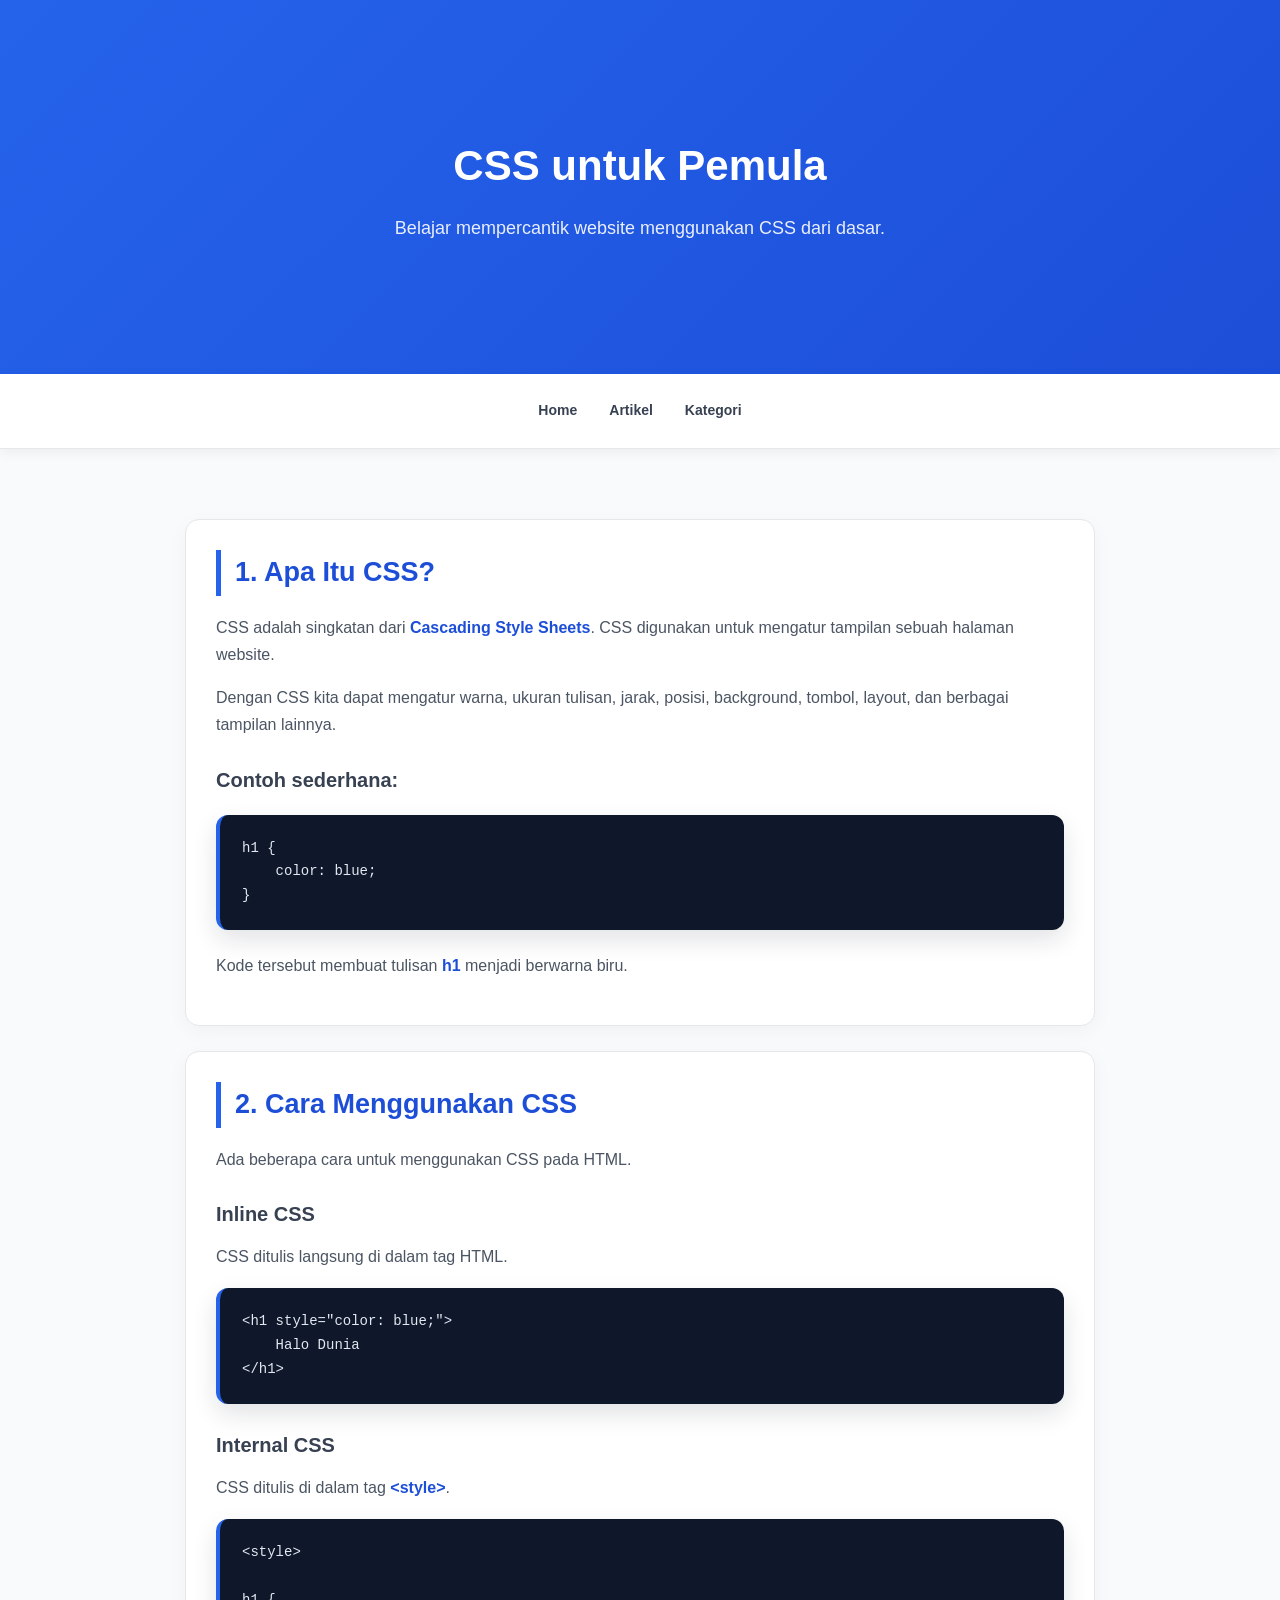
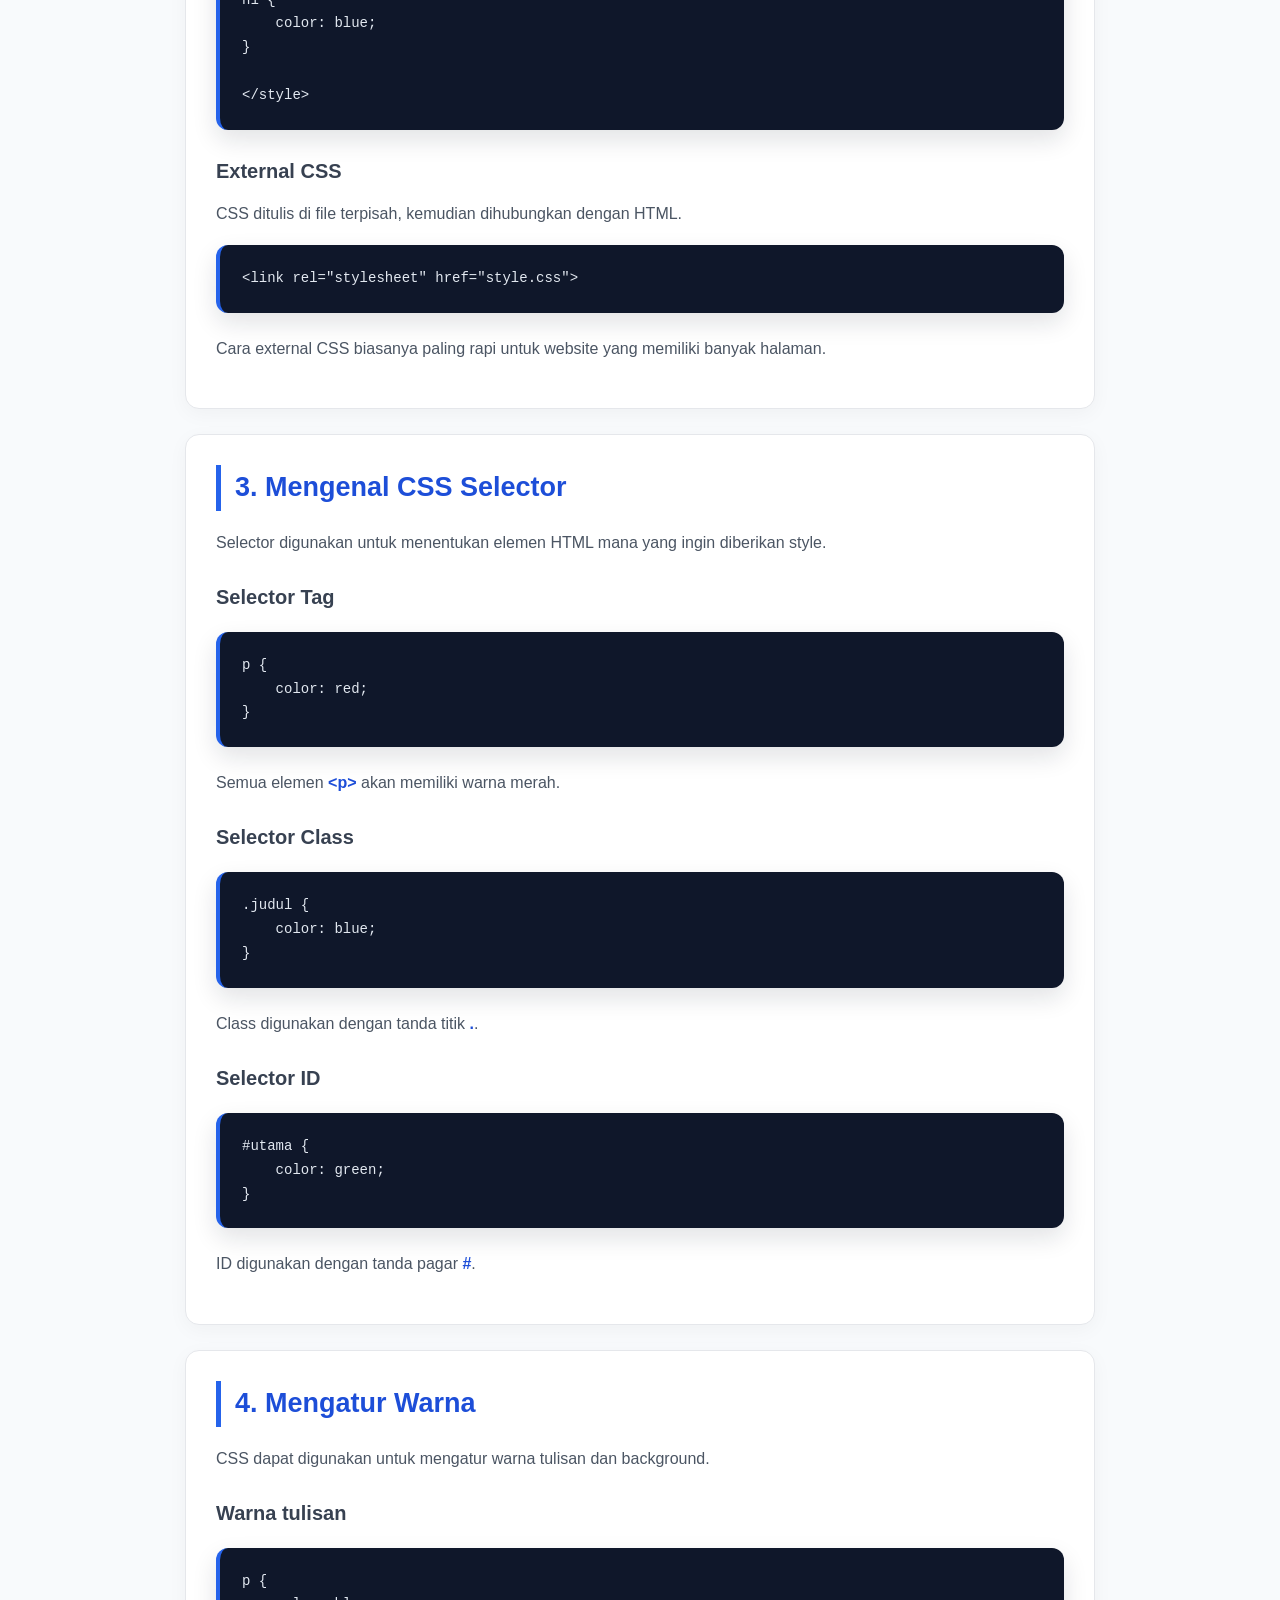
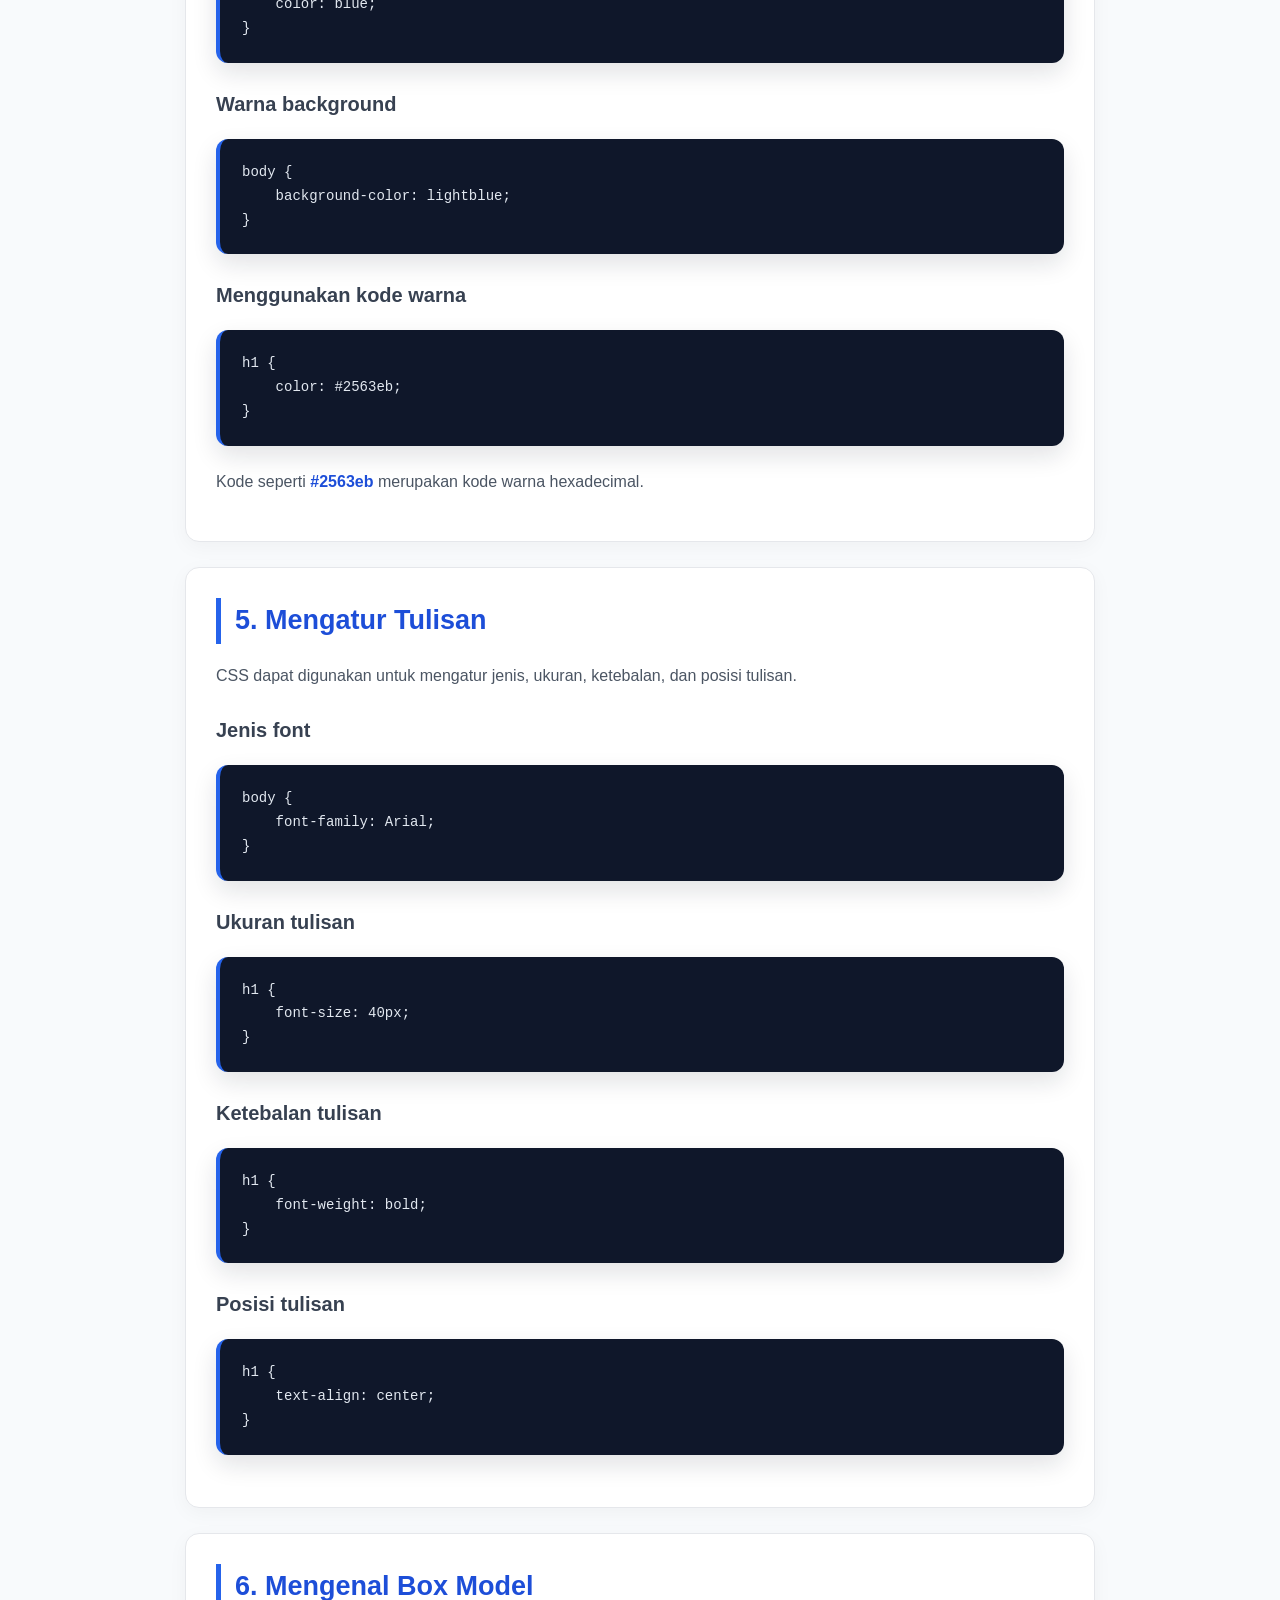
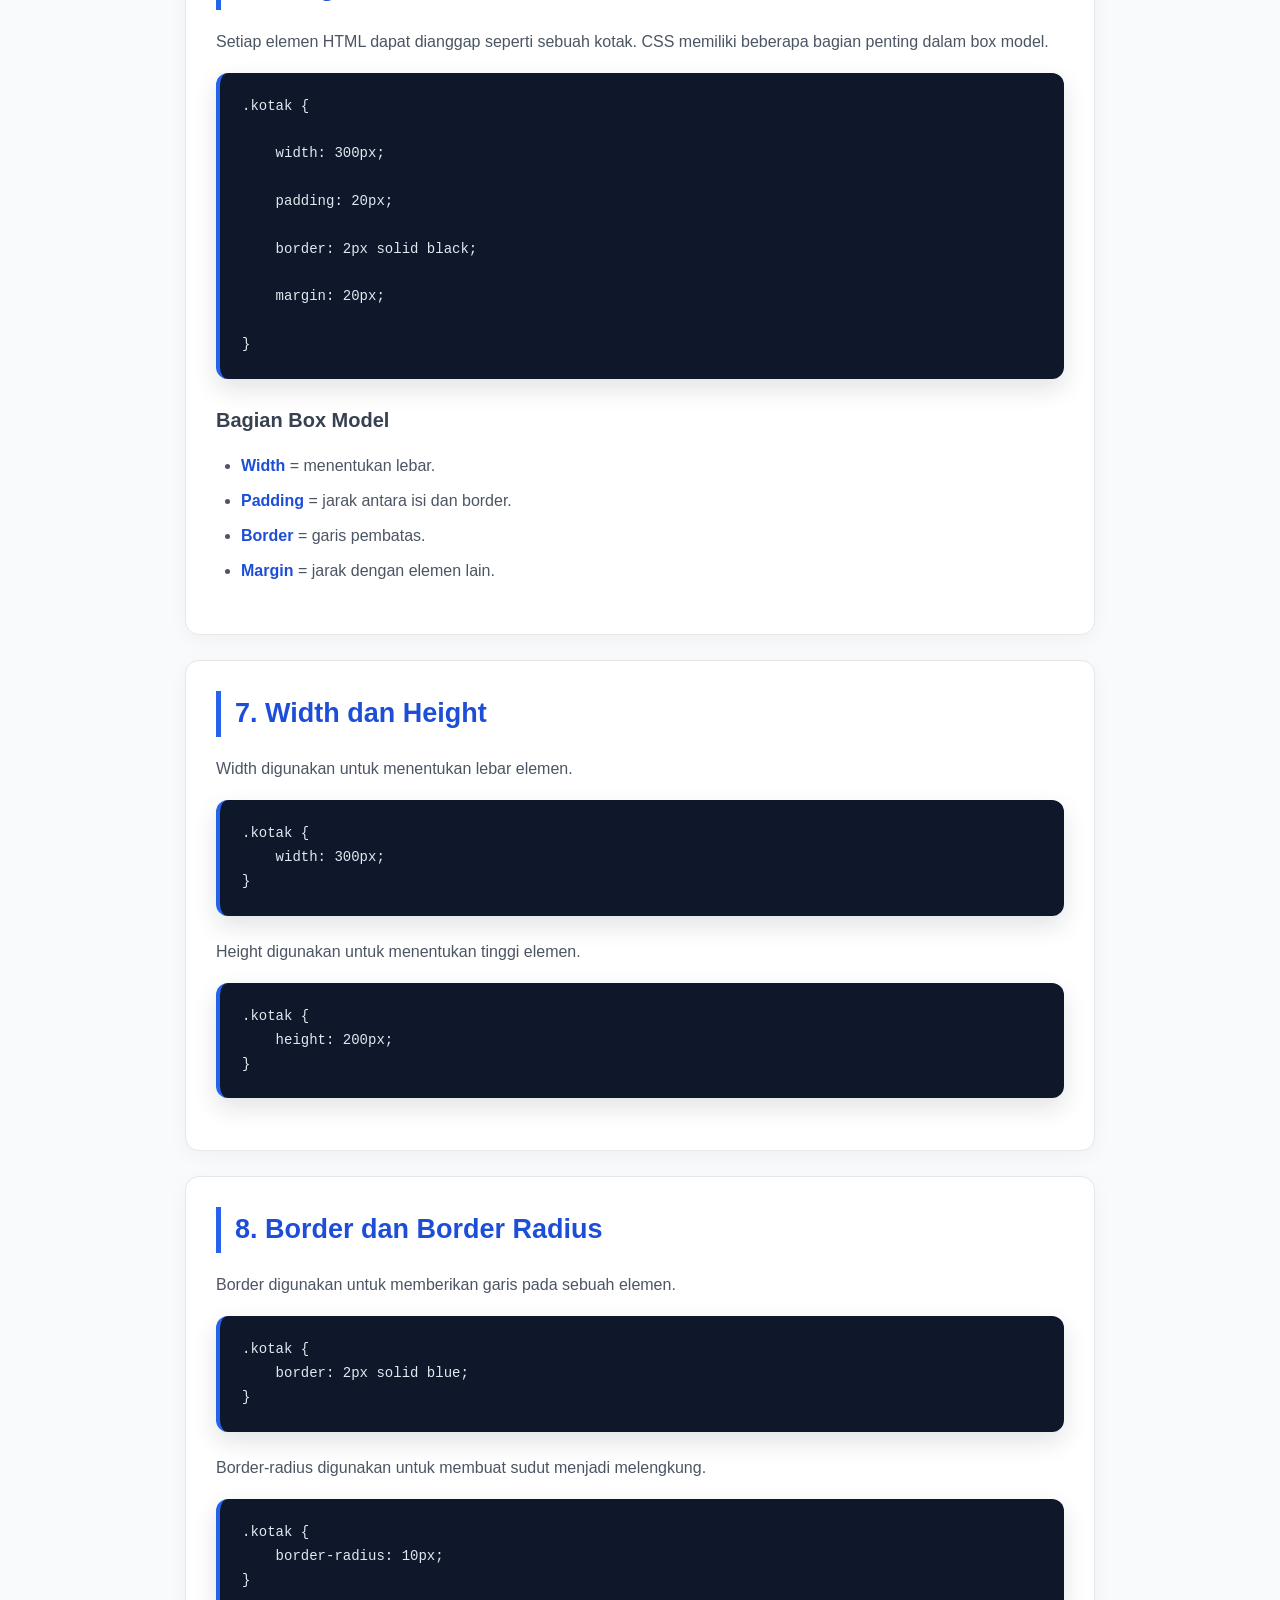
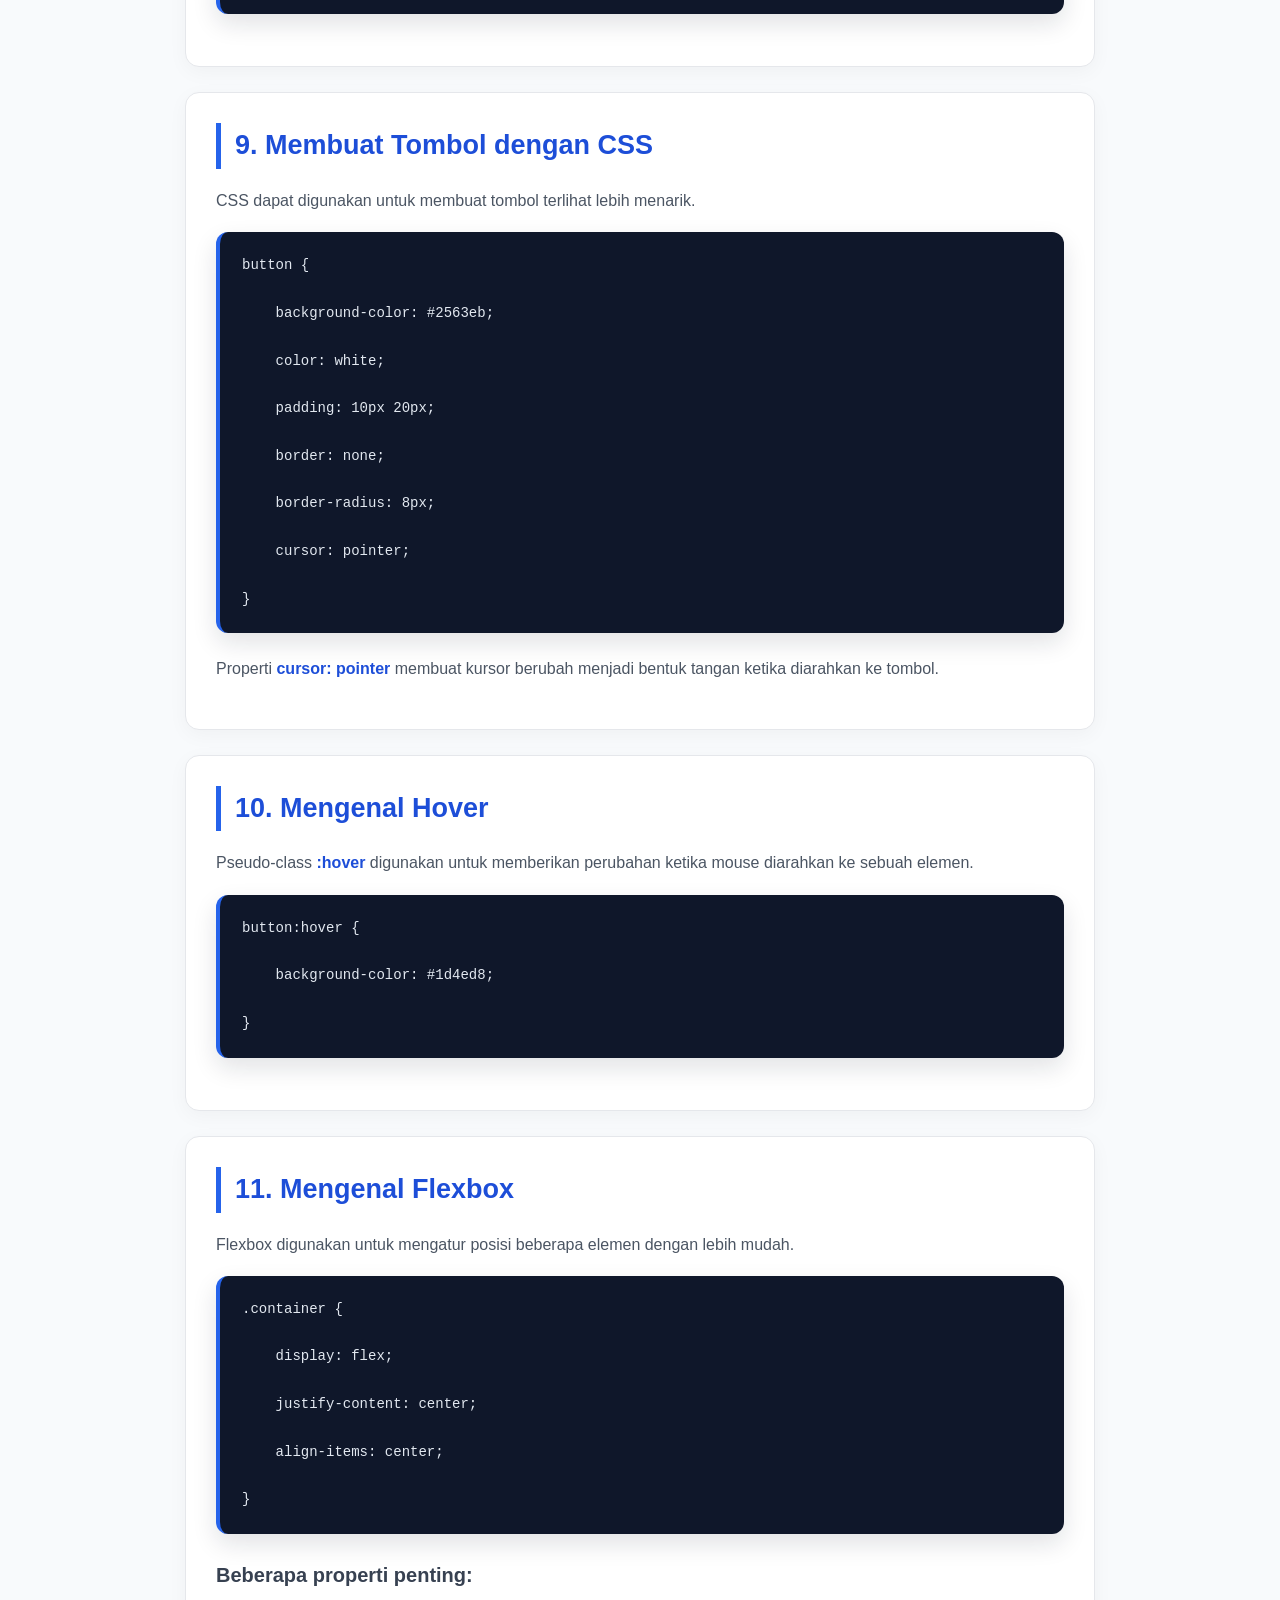
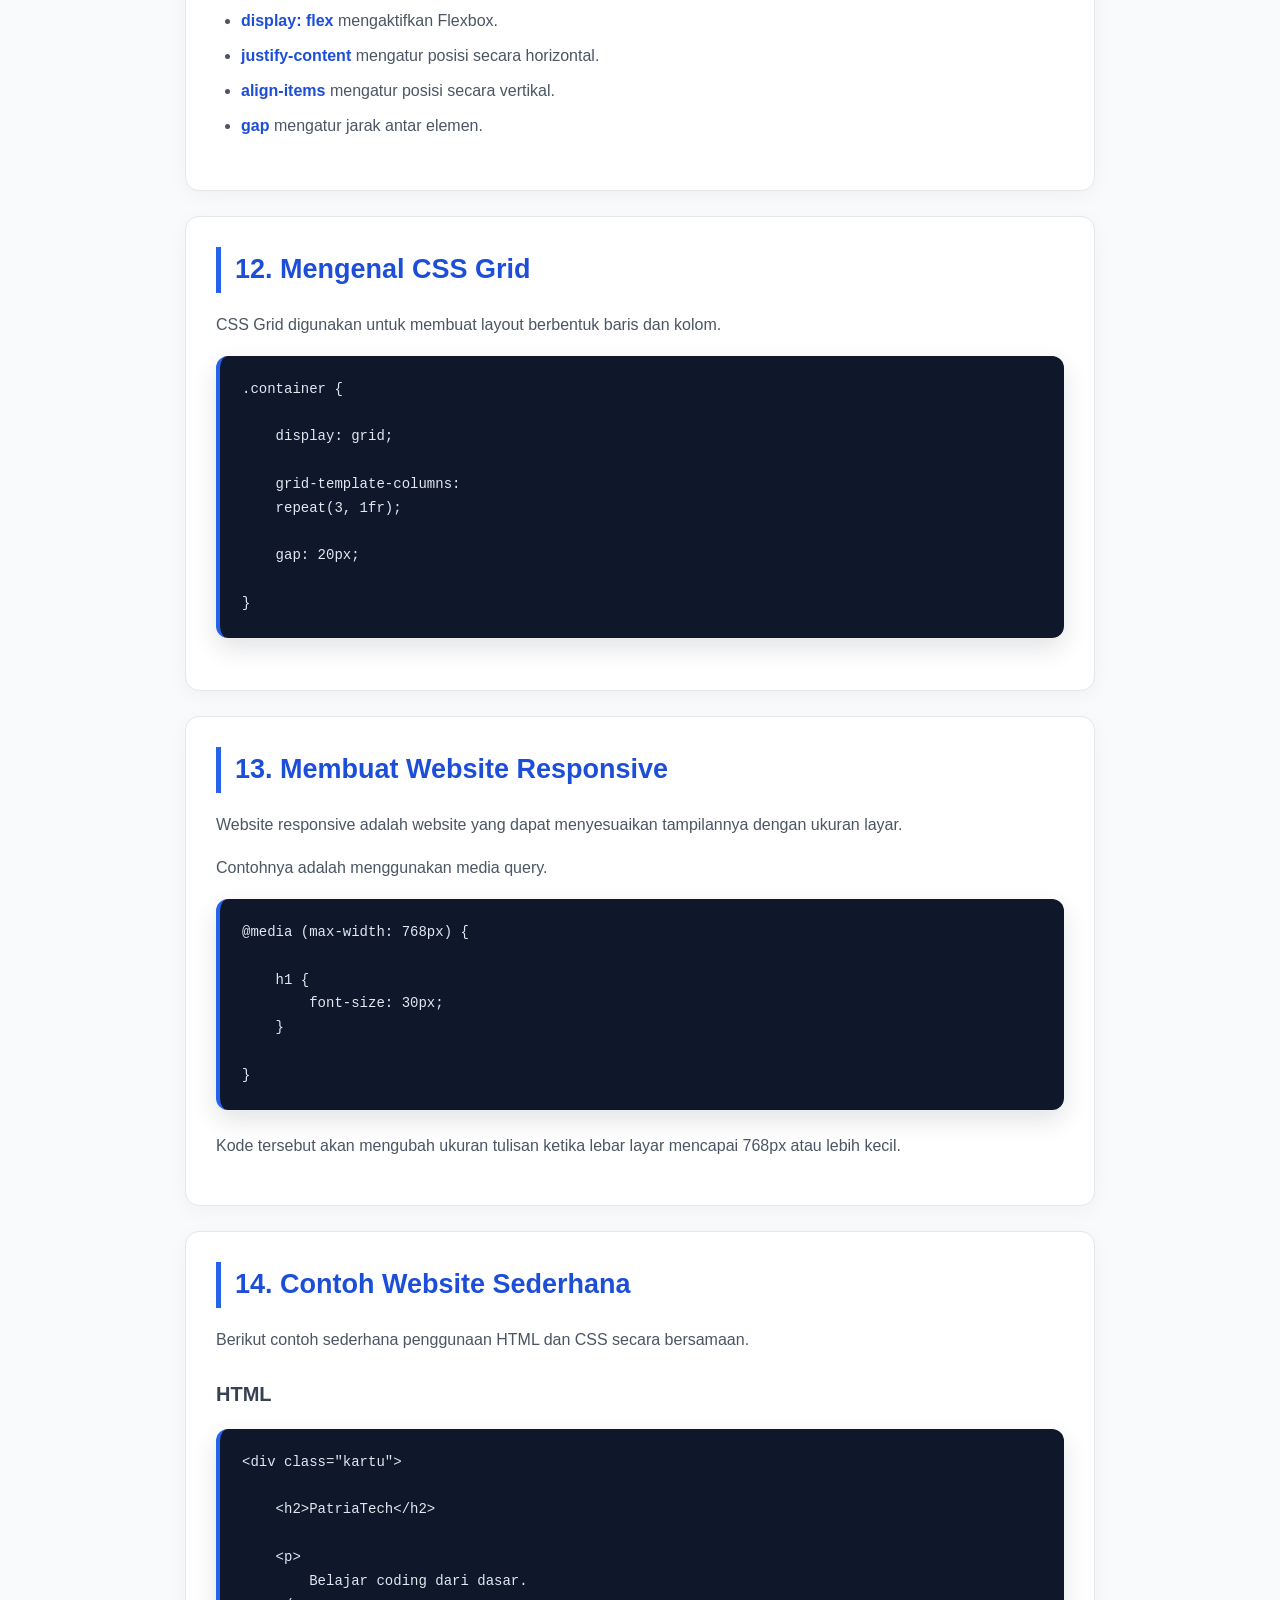
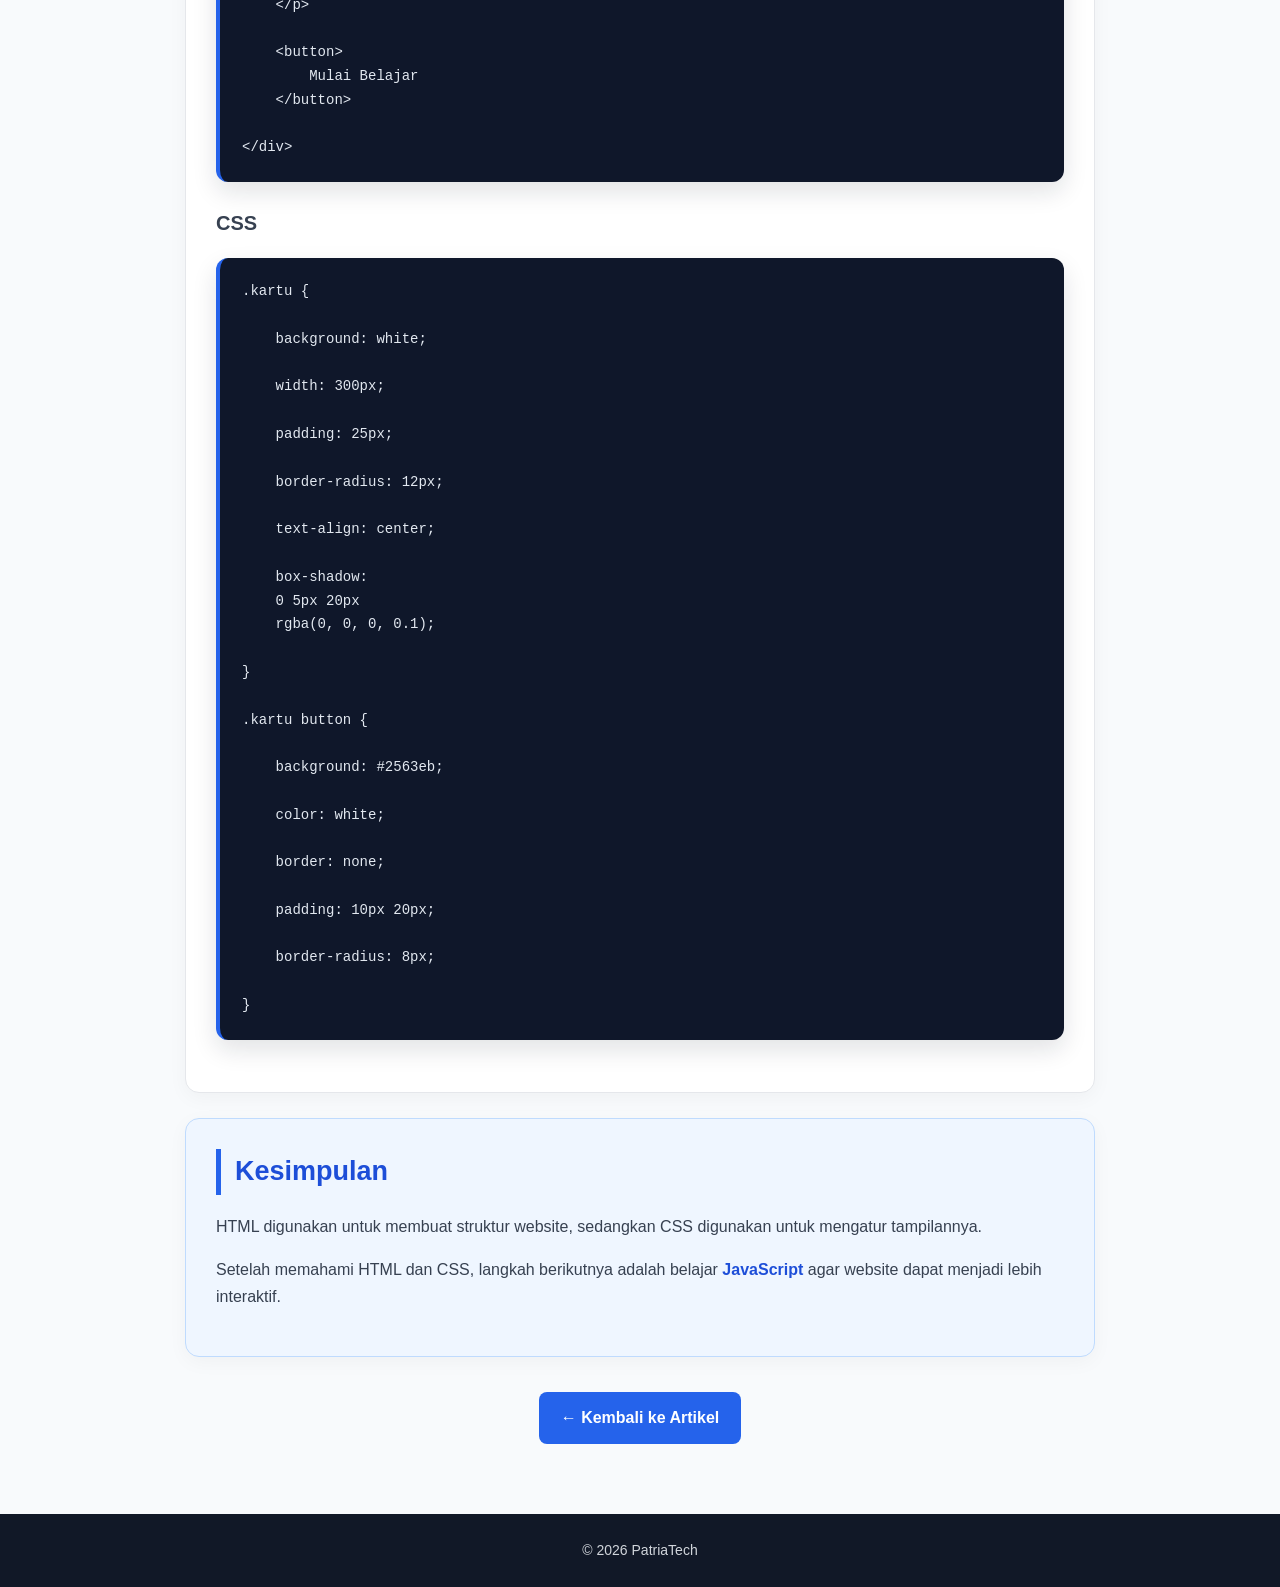
<file: materi css.html>
<!DOCTYPE html>
<html lang="id">

<head>

    <meta charset="UTF-8">

    <meta name="viewport" content="width=device-width, initial-scale=1.0">

    <title>CSS untuk Pemula - PatriaTech</title>

    <!-- CSS khusus materi CSS -->
    <link rel="stylesheet" href="style_5.css">

</head>


<body>


    <!-- =========================
         HEADER
    ========================== -->

    <header class="header">

        <div class="container">

            <h1>CSS untuk Pemula</h1>

            <p>
                Belajar mempercantik website menggunakan CSS dari dasar.
            </p>

        </div>

    </header>

    <nav class="navbar">

        <div class="container">
          <a href="website.html">Home</a>
            <a href="website.html#artikel">Artikel</a>
            <a href="website.html#kategori">Kategori</a>

        </div>

    </nav>



    <!-- =========================
         KONTEN
    ========================== -->

    <main class="container article">


        <!-- =========================
             1. PENGENALAN CSS
        ========================== -->

        <section id="pengenalan">

            <h2>1. Apa Itu CSS?</h2>

            <p>

                CSS adalah singkatan dari
                <strong>Cascading Style Sheets</strong>.

                CSS digunakan untuk mengatur tampilan sebuah
                halaman website.

            </p>


            <p>

                Dengan CSS kita dapat mengatur warna,
                ukuran tulisan, jarak, posisi, background,
                tombol, layout, dan berbagai tampilan lainnya.

            </p>


            <h3>Contoh sederhana:</h3>


            <pre><code>h1 {
    color: blue;
}</code></pre>


            <p>

                Kode tersebut membuat tulisan
                <strong>h1</strong> menjadi berwarna biru.

            </p>

        </section>



        <!-- =========================
             2. CARA MENGGUNAKAN CSS
        ========================== -->

        <section id="cara">

            <h2>2. Cara Menggunakan CSS</h2>


            <p>

                Ada beberapa cara untuk menggunakan CSS
                pada HTML.

            </p>



            <h3>Inline CSS</h3>

            <p>
                CSS ditulis langsung di dalam tag HTML.
            </p>


            <pre><code>&lt;h1 style="color: blue;"&gt;
    Halo Dunia
&lt;/h1&gt;</code></pre>



            <h3>Internal CSS</h3>

            <p>
                CSS ditulis di dalam tag
                <strong>&lt;style&gt;</strong>.
            </p>


            <pre><code>&lt;style&gt;

h1 {
    color: blue;
}

&lt;/style&gt;</code></pre>



            <h3>External CSS</h3>

            <p>

                CSS ditulis di file terpisah,
                kemudian dihubungkan dengan HTML.

            </p>


            <pre><code>&lt;link rel="stylesheet" href="style.css"&gt;</code></pre>


            <p>

                Cara external CSS biasanya paling rapi
                untuk website yang memiliki banyak halaman.

            </p>

        </section>



        <!-- =========================
             3. SELECTOR
        ========================== -->

        <section id="selector">

            <h2>3. Mengenal CSS Selector</h2>


            <p>

                Selector digunakan untuk menentukan
                elemen HTML mana yang ingin diberikan
                style.

            </p>



            <h3>Selector Tag</h3>


            <pre><code>p {
    color: red;
}</code></pre>


            <p>

                Semua elemen
                <strong>&lt;p&gt;</strong>
                akan memiliki warna merah.

            </p>



            <h3>Selector Class</h3>


            <pre><code>.judul {
    color: blue;
}</code></pre>


            <p>

                Class digunakan dengan tanda titik
                <strong>.</strong>.

            </p>


            <h3>Selector ID</h3>


            <pre><code>#utama {
    color: green;
}</code></pre>


            <p>

                ID digunakan dengan tanda pagar
                <strong>#</strong>.

            </p>

        </section>



        <!-- =========================
             4. WARNA
        ========================== -->

        <section id="warna">

            <h2>4. Mengatur Warna</h2>


            <p>

                CSS dapat digunakan untuk mengatur
                warna tulisan dan background.

            </p>


            <h3>Warna tulisan</h3>


            <pre><code>p {
    color: blue;
}</code></pre>


            <h3>Warna background</h3>


            <pre><code>body {
    background-color: lightblue;
}</code></pre>


            <h3>Menggunakan kode warna</h3>


            <pre><code>h1 {
    color: #2563eb;
}</code></pre>


            <p>

                Kode seperti
                <strong>#2563eb</strong>
                merupakan kode warna hexadecimal.

            </p>

        </section>



        <!-- =========================
             5. FONT DAN TEKS
        ========================== -->

        <section id="font">

            <h2>5. Mengatur Tulisan</h2>


            <p>

                CSS dapat digunakan untuk mengatur
                jenis, ukuran, ketebalan, dan posisi
                tulisan.

            </p>


            <h3>Jenis font</h3>


            <pre><code>body {
    font-family: Arial;
}</code></pre>



            <h3>Ukuran tulisan</h3>


            <pre><code>h1 {
    font-size: 40px;
}</code></pre>



            <h3>Ketebalan tulisan</h3>


            <pre><code>h1 {
    font-weight: bold;
}</code></pre>



            <h3>Posisi tulisan</h3>


            <pre><code>h1 {
    text-align: center;
}</code></pre>

        </section>



        <!-- =========================
             6. BOX MODEL
        ========================== -->

        <section id="box">

            <h2>6. Mengenal Box Model</h2>


            <p>

                Setiap elemen HTML dapat dianggap
                seperti sebuah kotak.

                CSS memiliki beberapa bagian penting
                dalam box model.

            </p>


            <pre><code>.kotak {

    width: 300px;

    padding: 20px;

    border: 2px solid black;

    margin: 20px;

}</code></pre>


            <h3>Bagian Box Model</h3>


            <ul>

                <li>
                    <strong>Width</strong> =
                    menentukan lebar.
                </li>

                <li>
                    <strong>Padding</strong> =
                    jarak antara isi dan border.
                </li>

                <li>
                    <strong>Border</strong> =
                    garis pembatas.
                </li>

                <li>
                    <strong>Margin</strong> =
                    jarak dengan elemen lain.
                </li>

            </ul>

        </section>



        <!-- =========================
             7. WIDTH DAN HEIGHT
        ========================== -->

        <section>

            <h2>7. Width dan Height</h2>


            <p>

                Width digunakan untuk menentukan
                lebar elemen.

            </p>


            <pre><code>.kotak {
    width: 300px;
}</code></pre>


            <p>

                Height digunakan untuk menentukan
                tinggi elemen.

            </p>


            <pre><code>.kotak {
    height: 200px;
}</code></pre>

        </section>



        <!-- =========================
             8. BORDER DAN BORDER RADIUS
        ========================== -->

        <section>

            <h2>8. Border dan Border Radius</h2>


            <p>

                Border digunakan untuk memberikan
                garis pada sebuah elemen.

            </p>


            <pre><code>.kotak {
    border: 2px solid blue;
}</code></pre>


            <p>

                Border-radius digunakan untuk
                membuat sudut menjadi melengkung.

            </p>


            <pre><code>.kotak {
    border-radius: 10px;
}</code></pre>

        </section>



        <!-- =========================
             9. BUTTON
        ========================== -->

        <section>

            <h2>9. Membuat Tombol dengan CSS</h2>


            <p>

                CSS dapat digunakan untuk membuat
                tombol terlihat lebih menarik.

            </p>


            <pre><code>button {

    background-color: #2563eb;

    color: white;

    padding: 10px 20px;

    border: none;

    border-radius: 8px;

    cursor: pointer;

}</code></pre>


            <p>

                Properti
                <strong>cursor: pointer</strong>
                membuat kursor berubah menjadi
                bentuk tangan ketika diarahkan
                ke tombol.

            </p>

        </section>



        <!-- =========================
             10. HOVER
        ========================== -->

        <section>

            <h2>10. Mengenal Hover</h2>


            <p>

                Pseudo-class
                <strong>:hover</strong>
                digunakan untuk memberikan perubahan
                ketika mouse diarahkan ke sebuah elemen.

            </p>


            <pre><code>button:hover {

    background-color: #1d4ed8;

}</code></pre>

        </section>



        <!-- =========================
             11. FLEXBOX
        ========================== -->

        <section id="layout">

            <h2>11. Mengenal Flexbox</h2>


            <p>

                Flexbox digunakan untuk mengatur
                posisi beberapa elemen dengan lebih mudah.

            </p>


            <pre><code>.container {

    display: flex;

    justify-content: center;

    align-items: center;

}</code></pre>


            <h3>Beberapa properti penting:</h3>


            <ul>

                <li>
                    <strong>display: flex</strong>
                    mengaktifkan Flexbox.
                </li>

                <li>
                    <strong>justify-content</strong>
                    mengatur posisi secara horizontal.
                </li>

                <li>
                    <strong>align-items</strong>
                    mengatur posisi secara vertikal.
                </li>

                <li>
                    <strong>gap</strong>
                    mengatur jarak antar elemen.
                </li>

            </ul>

        </section>



        <!-- =========================
             12. GRID
        ========================== -->

        <section>

            <h2>12. Mengenal CSS Grid</h2>


            <p>

                CSS Grid digunakan untuk membuat
                layout berbentuk baris dan kolom.

            </p>


            <pre><code>.container {

    display: grid;

    grid-template-columns:
    repeat(3, 1fr);

    gap: 20px;

}</code></pre>

        </section>



        <!-- =========================
             13. RESPONSIVE
        ========================== -->

        <section id="responsive">

            <h2>13. Membuat Website Responsive</h2>


            <p>

                Website responsive adalah website
                yang dapat menyesuaikan tampilannya
                dengan ukuran layar.

            </p>


            <p>

                Contohnya adalah menggunakan
                media query.

            </p>


            <pre><code>@media (max-width: 768px) {

    h1 {
        font-size: 30px;
    }

}</code></pre>


            <p>

                Kode tersebut akan mengubah ukuran
                tulisan ketika lebar layar mencapai
                768px atau lebih kecil.

            </p>

        </section>



        <!-- =========================
             14. CONTOH WEBSITE
        ========================== -->

        <section>

            <h2>14. Contoh Website Sederhana</h2>


            <p>

                Berikut contoh sederhana penggunaan
                HTML dan CSS secara bersamaan.

            </p>


            <h3>HTML</h3>


            <pre><code>&lt;div class="kartu"&gt;

    &lt;h2&gt;PatriaTech&lt;/h2&gt;

    &lt;p&gt;
        Belajar coding dari dasar.
    &lt;/p&gt;

    &lt;button&gt;
        Mulai Belajar
    &lt;/button&gt;

&lt;/div&gt;</code></pre>


            <h3>CSS</h3>


            <pre><code>.kartu {

    background: white;

    width: 300px;

    padding: 25px;

    border-radius: 12px;

    text-align: center;

    box-shadow:
    0 5px 20px
    rgba(0, 0, 0, 0.1);

}

.kartu button {

    background: #2563eb;

    color: white;

    border: none;

    padding: 10px 20px;

    border-radius: 8px;

}</code></pre>

        </section>



        <!-- =========================
             KESIMPULAN
        ========================== -->

        <section class="info">

            <h2>Kesimpulan</h2>


            <p>

                HTML digunakan untuk membuat
                struktur website, sedangkan CSS
                digunakan untuk mengatur tampilannya.

            </p>


            <p>

                Setelah memahami HTML dan CSS,
                langkah berikutnya adalah belajar
                <strong>JavaScript</strong> agar website
                dapat menjadi lebih interaktif.

            </p>

        </section>



        <!-- =========================
             KEMBALI
        ========================== -->

        <div class="back">

            <a href="website(2).html#artikel">

                ← Kembali ke Artikel

            </a>

        </div>


    </main>



    <!-- =========================
         FOOTER
    ========================== -->

    <footer class="footer">

        <p>
            © 2026 PatriaTech
        </p>

    </footer>


</body>

</html>
</file>
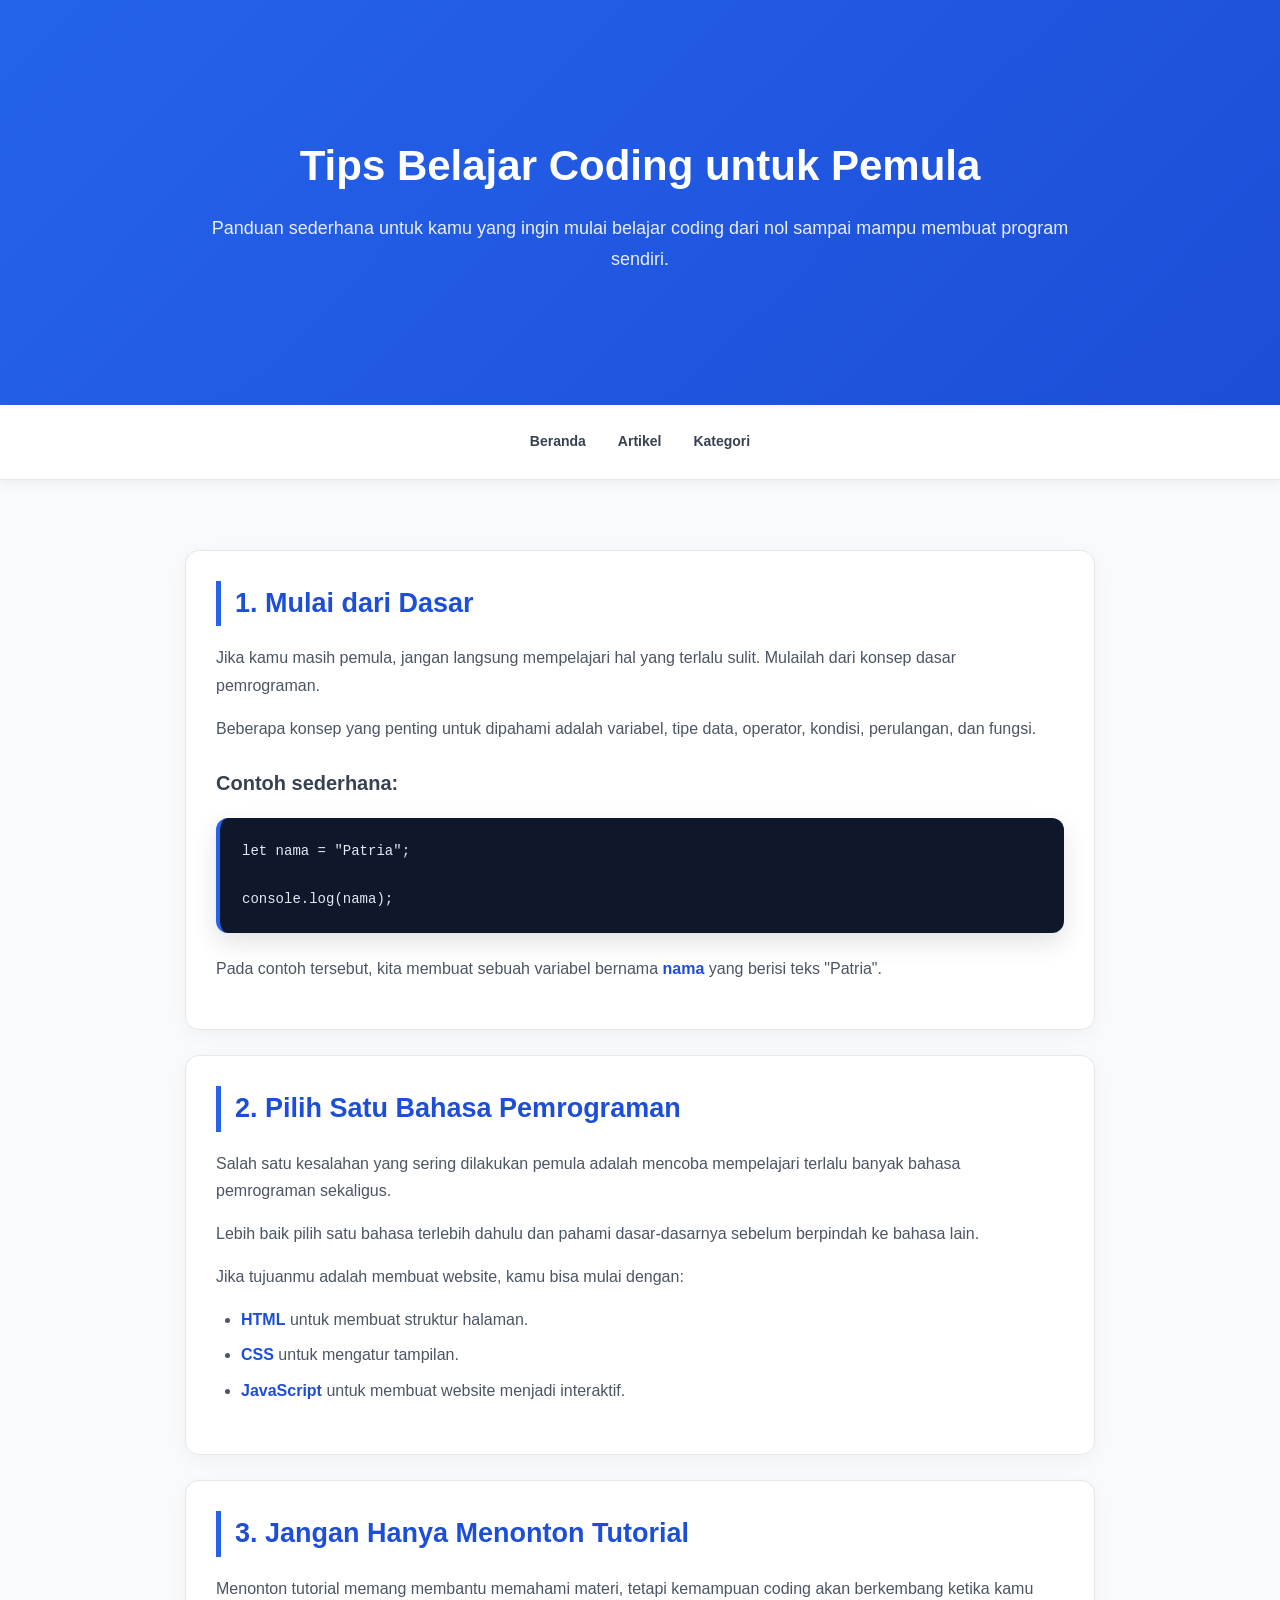
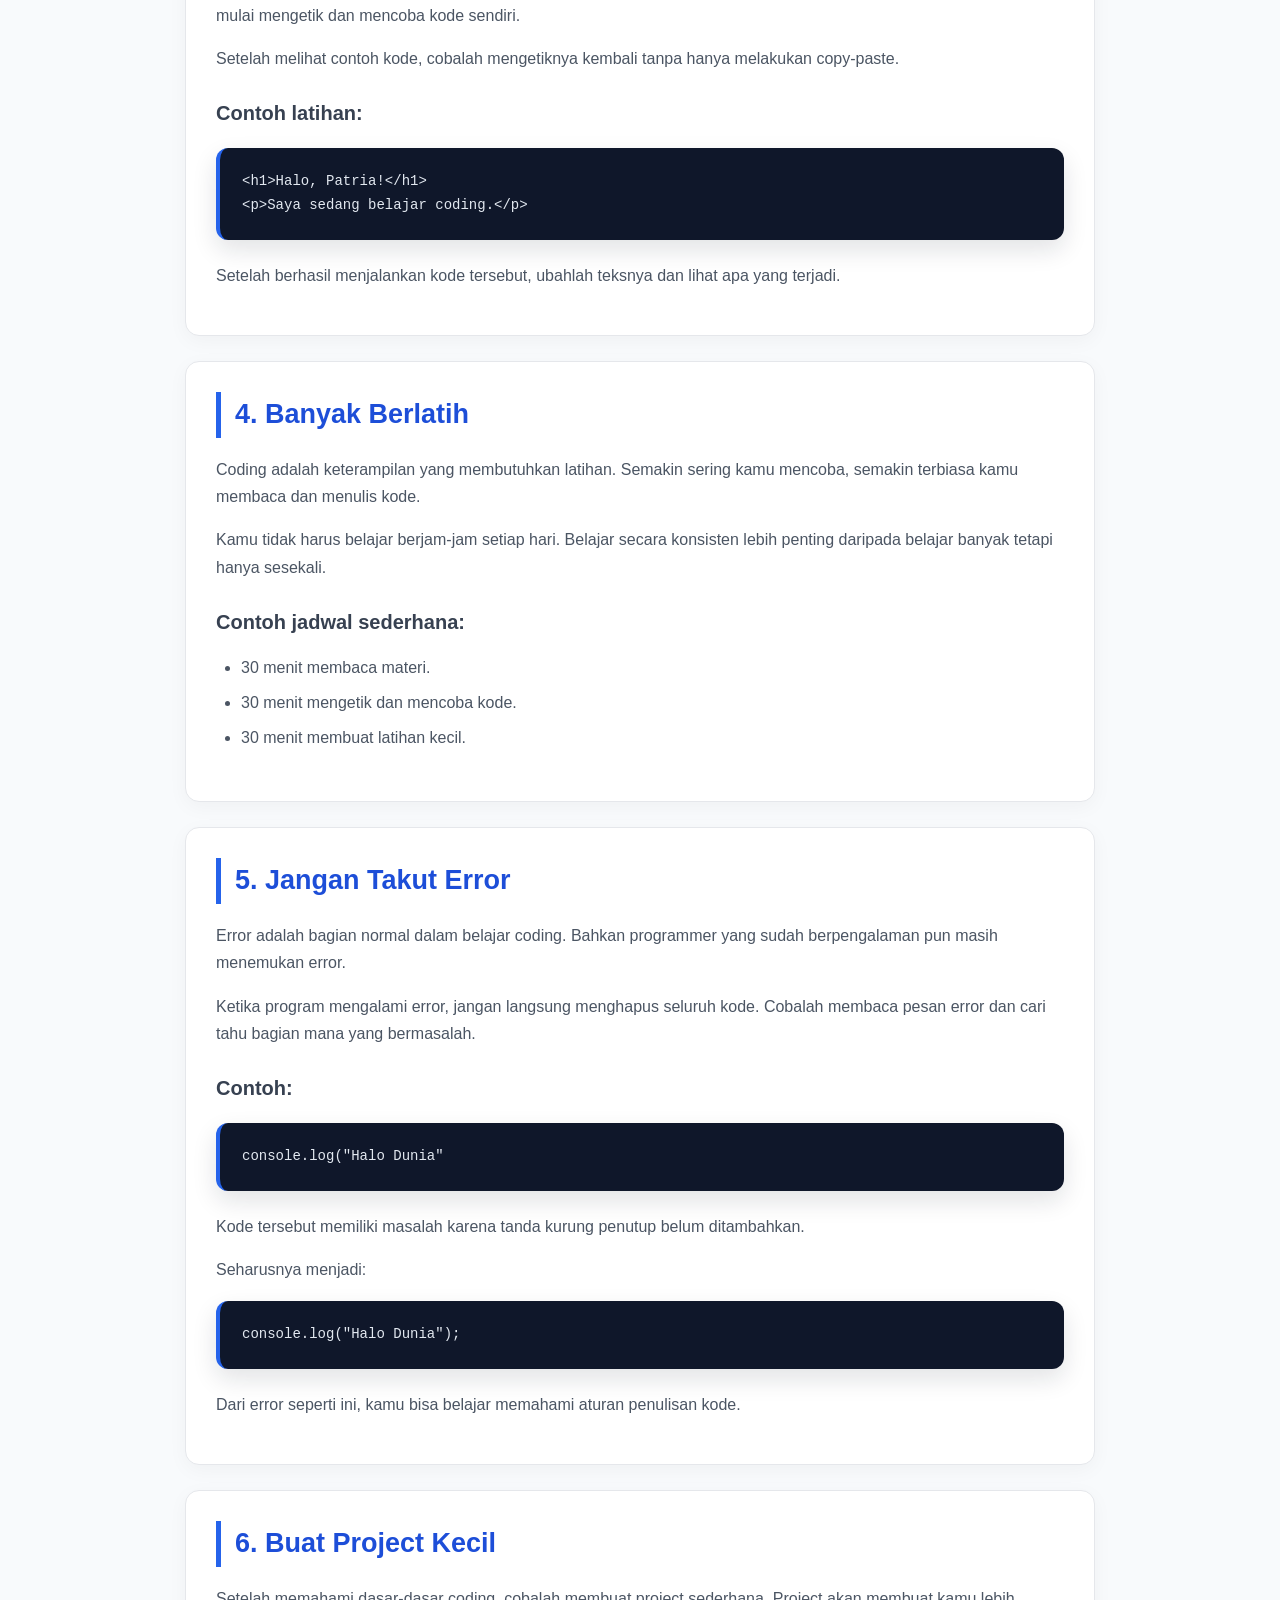
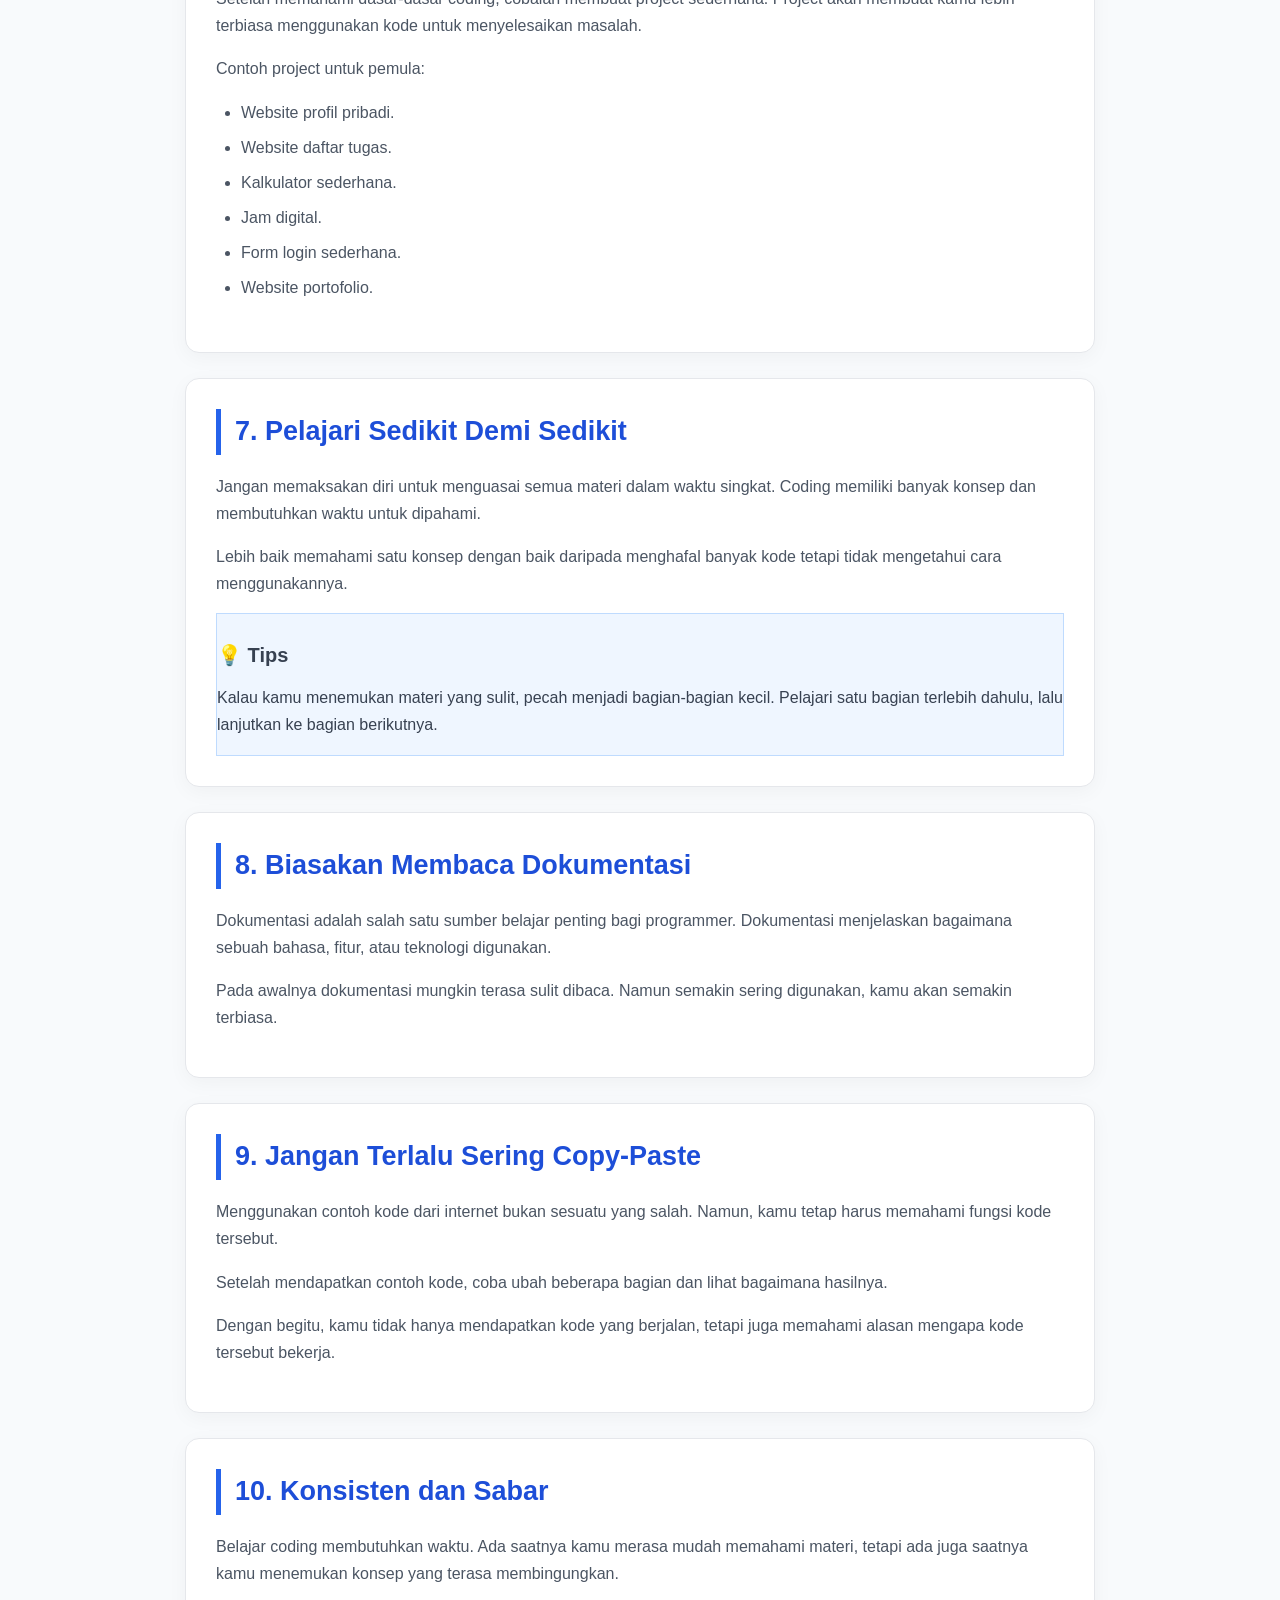
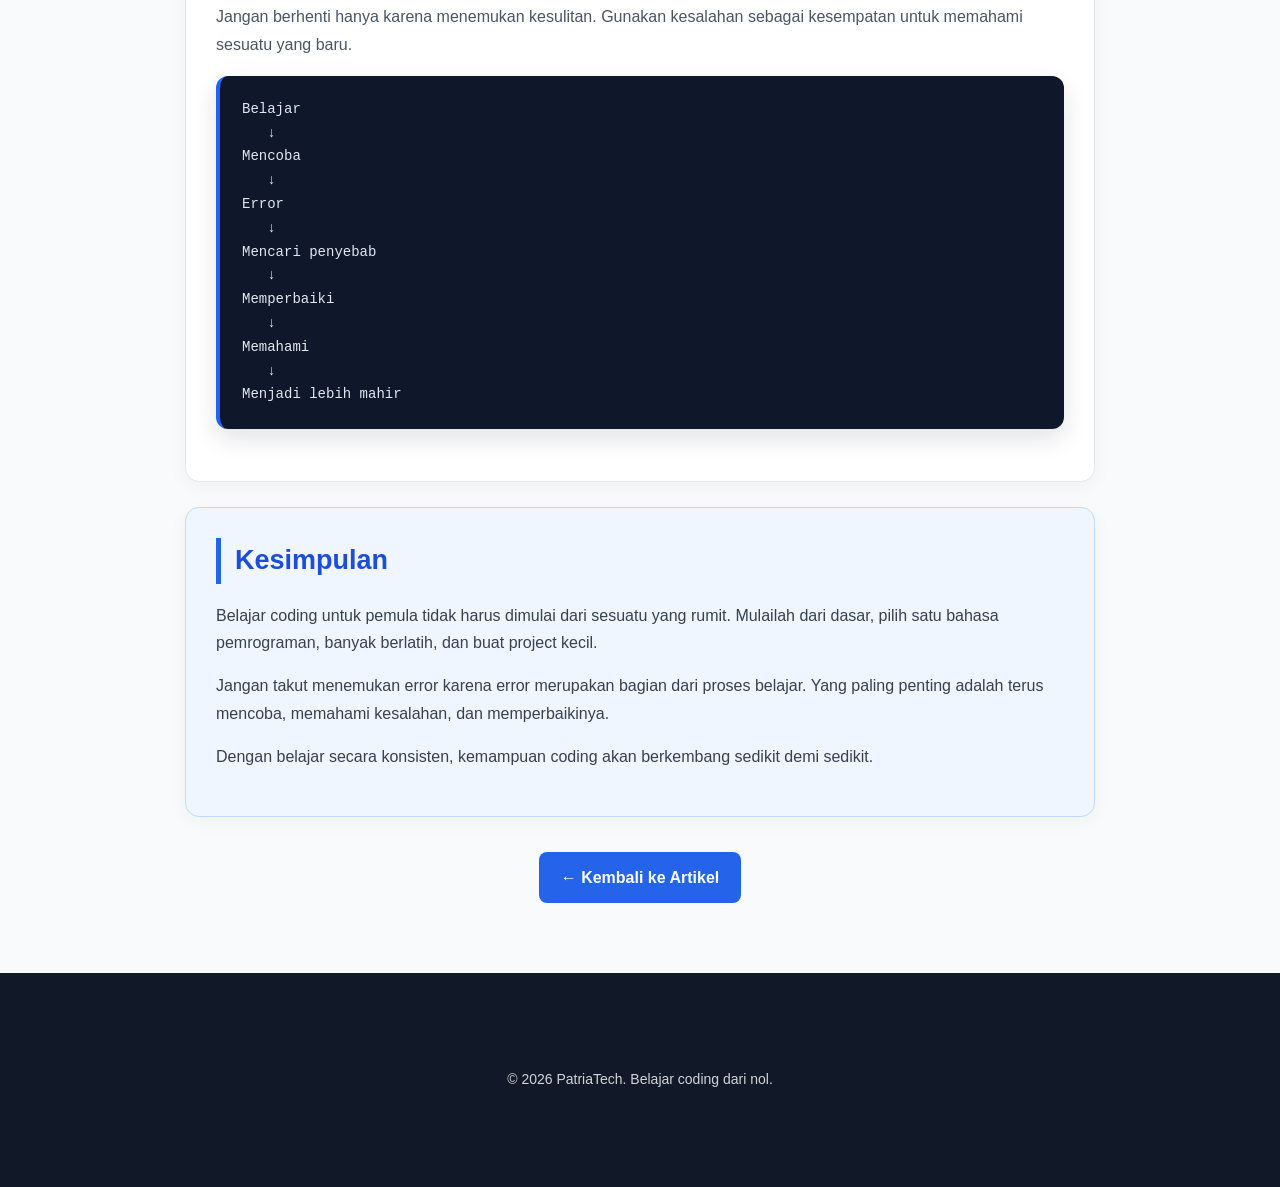
<file: materi tips.html>
<!DOCTYPE html>
<html lang="id">
<head>
    <meta charset="UTF-8">
    <meta name="viewport" content="width=device-width, initial-scale=1.0">

    <title>Tips Belajar Coding untuk Pemula - PatriaTech</title>

    <!-- CSS utama PatriaTech -->
    <link rel="stylesheet" href="style_5.css">
</head>

<body>

    <!-- HEADER -->
    <header class="header">
        <div class="container">
            <h1>Tips Belajar Coding untuk Pemula</h1>

            <p>
                Panduan sederhana untuk kamu yang ingin mulai belajar coding
                dari nol sampai mampu membuat program sendiri.
            </p>
        </div>
    </header>

    <!-- NAVBAR -->
    <nav class="navbar">
        <div class="container">
            <a href="website.html">Beranda</a>
            <a href="website.html#artikel">Artikel</a>
            <a href="website.html#kategori">Kategori</a>
        </div>
    </nav>

    <!-- ISI ARTIKEL -->
    <main class="container article">

        <!-- 1 -->
        <section>
            <h2>1. Mulai dari Dasar</h2>

            <p>
                Jika kamu masih pemula, jangan langsung mempelajari hal yang
                terlalu sulit. Mulailah dari konsep dasar pemrograman.
            </p>

            <p>
                Beberapa konsep yang penting untuk dipahami adalah variabel,
                tipe data, operator, kondisi, perulangan, dan fungsi.
            </p>

            <h3>Contoh sederhana:</h3>

            <pre><code>let nama = "Patria";

console.log(nama);</code></pre>

            <p>
                Pada contoh tersebut, kita membuat sebuah variabel bernama
                <strong>nama</strong> yang berisi teks "Patria".
            </p>
        </section>


        <!-- 2 -->
        <section>
            <h2>2. Pilih Satu Bahasa Pemrograman</h2>

            <p>
                Salah satu kesalahan yang sering dilakukan pemula adalah
                mencoba mempelajari terlalu banyak bahasa pemrograman sekaligus.
            </p>

            <p>
                Lebih baik pilih satu bahasa terlebih dahulu dan pahami
                dasar-dasarnya sebelum berpindah ke bahasa lain.
            </p>

            <p>
                Jika tujuanmu adalah membuat website, kamu bisa mulai dengan:
            </p>

            <ul>
                <li><strong>HTML</strong> untuk membuat struktur halaman.</li>
                <li><strong>CSS</strong> untuk mengatur tampilan.</li>
                <li><strong>JavaScript</strong> untuk membuat website menjadi interaktif.</li>
            </ul>
        </section>


        <!-- 3 -->
        <section>
            <h2>3. Jangan Hanya Menonton Tutorial</h2>

            <p>
                Menonton tutorial memang membantu memahami materi, tetapi
                kemampuan coding akan berkembang ketika kamu mulai mengetik
                dan mencoba kode sendiri.
            </p>

            <p>
                Setelah melihat contoh kode, cobalah mengetiknya kembali
                tanpa hanya melakukan copy-paste.
            </p>

            <h3>Contoh latihan:</h3>

            <pre><code>&lt;h1&gt;Halo, Patria!&lt;/h1&gt;
&lt;p&gt;Saya sedang belajar coding.&lt;/p&gt;</code></pre>

            <p>
                Setelah berhasil menjalankan kode tersebut, ubahlah teksnya
                dan lihat apa yang terjadi.
            </p>
        </section>


        <!-- 4 -->
        <section>
            <h2>4. Banyak Berlatih</h2>

            <p>
                Coding adalah keterampilan yang membutuhkan latihan.
                Semakin sering kamu mencoba, semakin terbiasa kamu membaca
                dan menulis kode.
            </p>

            <p>
                Kamu tidak harus belajar berjam-jam setiap hari. Belajar
                secara konsisten lebih penting daripada belajar banyak tetapi
                hanya sesekali.
            </p>

            <h3>Contoh jadwal sederhana:</h3>

            <ul>
                <li>30 menit membaca materi.</li>
                <li>30 menit mengetik dan mencoba kode.</li>
                <li>30 menit membuat latihan kecil.</li>
            </ul>
        </section>


        <!-- 5 -->
        <section>
            <h2>5. Jangan Takut Error</h2>

            <p>
                Error adalah bagian normal dalam belajar coding. Bahkan
                programmer yang sudah berpengalaman pun masih menemukan error.
            </p>

            <p>
                Ketika program mengalami error, jangan langsung menghapus
                seluruh kode. Cobalah membaca pesan error dan cari tahu
                bagian mana yang bermasalah.
            </p>

            <h3>Contoh:</h3>

            <pre><code>console.log("Halo Dunia"</code></pre>

            <p>
                Kode tersebut memiliki masalah karena tanda kurung penutup
                belum ditambahkan.
            </p>

            <p>
                Seharusnya menjadi:
            </p>

            <pre><code>console.log("Halo Dunia");</code></pre>

            <p>
                Dari error seperti ini, kamu bisa belajar memahami aturan
                penulisan kode.
            </p>
        </section>


        <!-- 6 -->
        <section>
            <h2>6. Buat Project Kecil</h2>

            <p>
                Setelah memahami dasar-dasar coding, cobalah membuat project
                sederhana. Project akan membuat kamu lebih terbiasa menggunakan
                kode untuk menyelesaikan masalah.
            </p>

            <p>Contoh project untuk pemula:</p>

            <ul>
                <li>Website profil pribadi.</li>
                <li>Website daftar tugas.</li>
                <li>Kalkulator sederhana.</li>
                <li>Jam digital.</li>
                <li>Form login sederhana.</li>
                <li>Website portofolio.</li>
            </ul>
        </section>


        <!-- 7 -->
        <section>
            <h2>7. Pelajari Sedikit Demi Sedikit</h2>

            <p>
                Jangan memaksakan diri untuk menguasai semua materi dalam
                waktu singkat. Coding memiliki banyak konsep dan membutuhkan
                waktu untuk dipahami.
            </p>

            <p>
                Lebih baik memahami satu konsep dengan baik daripada menghafal
                banyak kode tetapi tidak mengetahui cara menggunakannya.
            </p>

            <div class="info">
                <h3>💡 Tips</h3>

                <p>
                    Kalau kamu menemukan materi yang sulit, pecah menjadi
                    bagian-bagian kecil. Pelajari satu bagian terlebih dahulu,
                    lalu lanjutkan ke bagian berikutnya.
                </p>
            </div>
        </section>


        <!-- 8 -->
        <section>
            <h2>8. Biasakan Membaca Dokumentasi</h2>

            <p>
                Dokumentasi adalah salah satu sumber belajar penting bagi
                programmer. Dokumentasi menjelaskan bagaimana sebuah bahasa,
                fitur, atau teknologi digunakan.
            </p>

            <p>
                Pada awalnya dokumentasi mungkin terasa sulit dibaca.
                Namun semakin sering digunakan, kamu akan semakin terbiasa.
            </p>
        </section>


        <!-- 9 -->
        <section>
            <h2>9. Jangan Terlalu Sering Copy-Paste</h2>

            <p>
                Menggunakan contoh kode dari internet bukan sesuatu yang
                salah. Namun, kamu tetap harus memahami fungsi kode tersebut.
            </p>

            <p>
                Setelah mendapatkan contoh kode, coba ubah beberapa bagian
                dan lihat bagaimana hasilnya.
            </p>

            <p>
                Dengan begitu, kamu tidak hanya mendapatkan kode yang berjalan,
                tetapi juga memahami alasan mengapa kode tersebut bekerja.
            </p>
        </section>


        <!-- 10 -->
        <section>
            <h2>10. Konsisten dan Sabar</h2>

            <p>
                Belajar coding membutuhkan waktu. Ada saatnya kamu merasa
                mudah memahami materi, tetapi ada juga saatnya kamu menemukan
                konsep yang terasa membingungkan.
            </p>

            <p>
                Jangan berhenti hanya karena menemukan kesulitan. Gunakan
                kesalahan sebagai kesempatan untuk memahami sesuatu yang baru.
            </p>

            <pre><code>Belajar
   ↓
Mencoba
   ↓
Error
   ↓
Mencari penyebab
   ↓
Memperbaiki
   ↓
Memahami
   ↓
Menjadi lebih mahir</code></pre>
        </section>


        <!-- KESIMPULAN -->
        <section class="info">

            <h2>Kesimpulan</h2>

            <p>
                Belajar coding untuk pemula tidak harus dimulai dari sesuatu
                yang rumit. Mulailah dari dasar, pilih satu bahasa pemrograman,
                banyak berlatih, dan buat project kecil.
            </p>

            <p>
                Jangan takut menemukan error karena error merupakan bagian
                dari proses belajar. Yang paling penting adalah terus mencoba,
                memahami kesalahan, dan memperbaikinya.
            </p>

            <p>
                Dengan belajar secara konsisten, kemampuan coding akan
                berkembang sedikit demi sedikit.
            </p>

        </section>


        <!-- TOMBOL KEMBALI -->
        <div class="back">
            <a href="website.html#artikel">
                ← Kembali ke Artikel
            </a>
        </div>

    </main>


    <!-- FOOTER -->
    <footer class="footer">
        <div class="container">
            <p>
                © 2026 PatriaTech. Belajar coding dari nol.
            </p>
        </div>
    </footer>

</body>
</html>
</file>
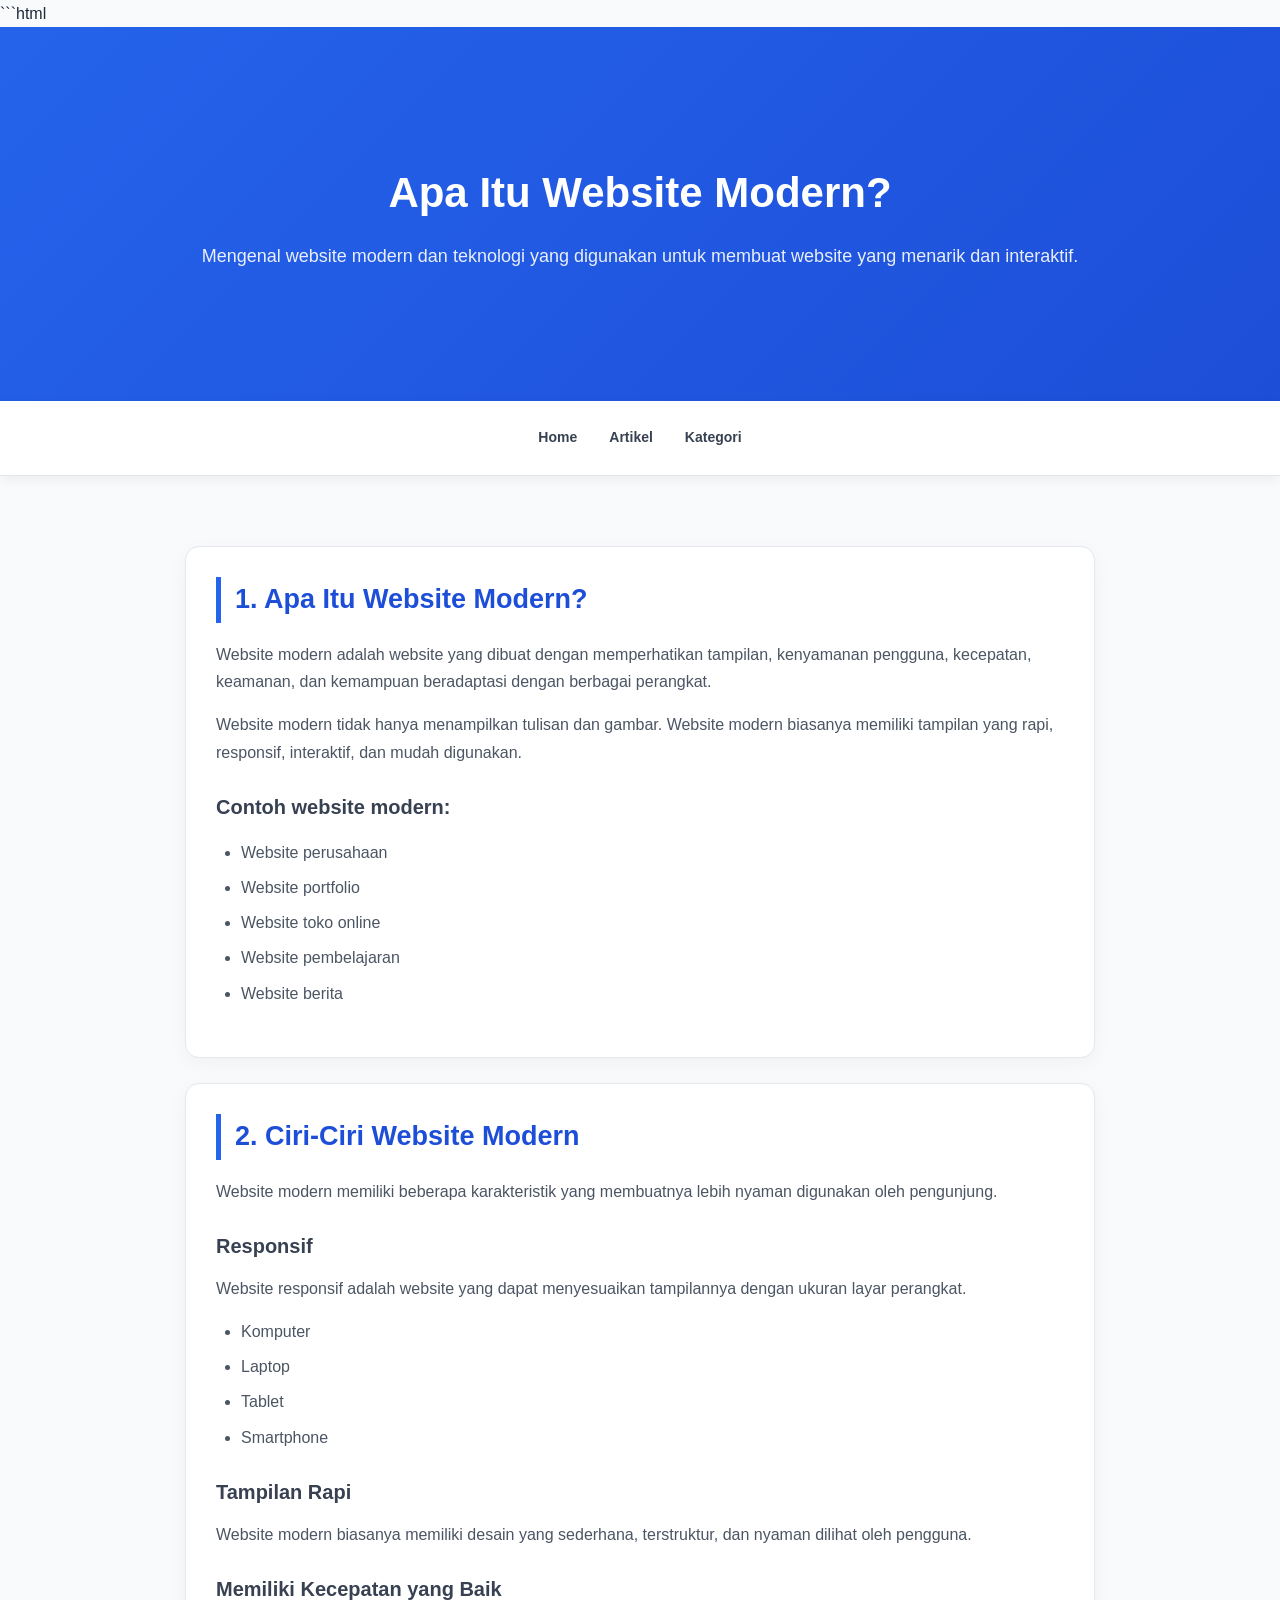
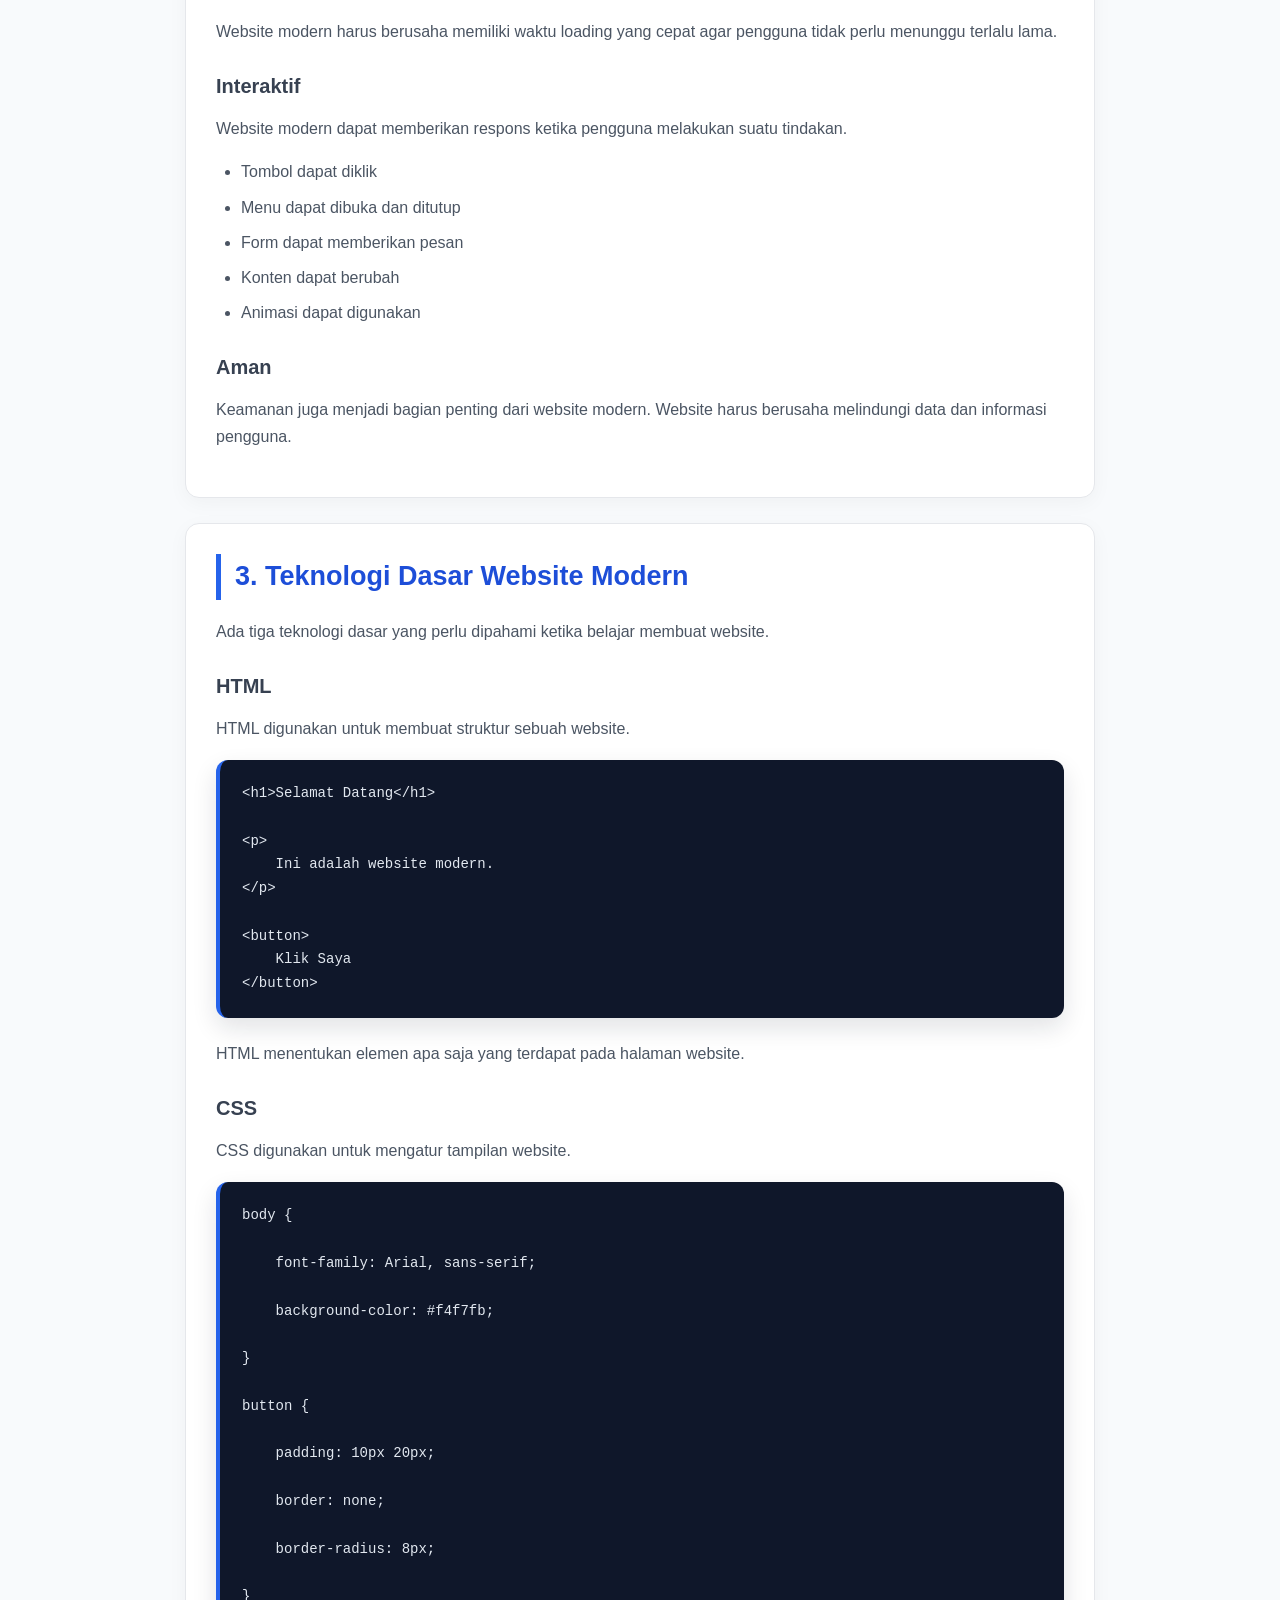
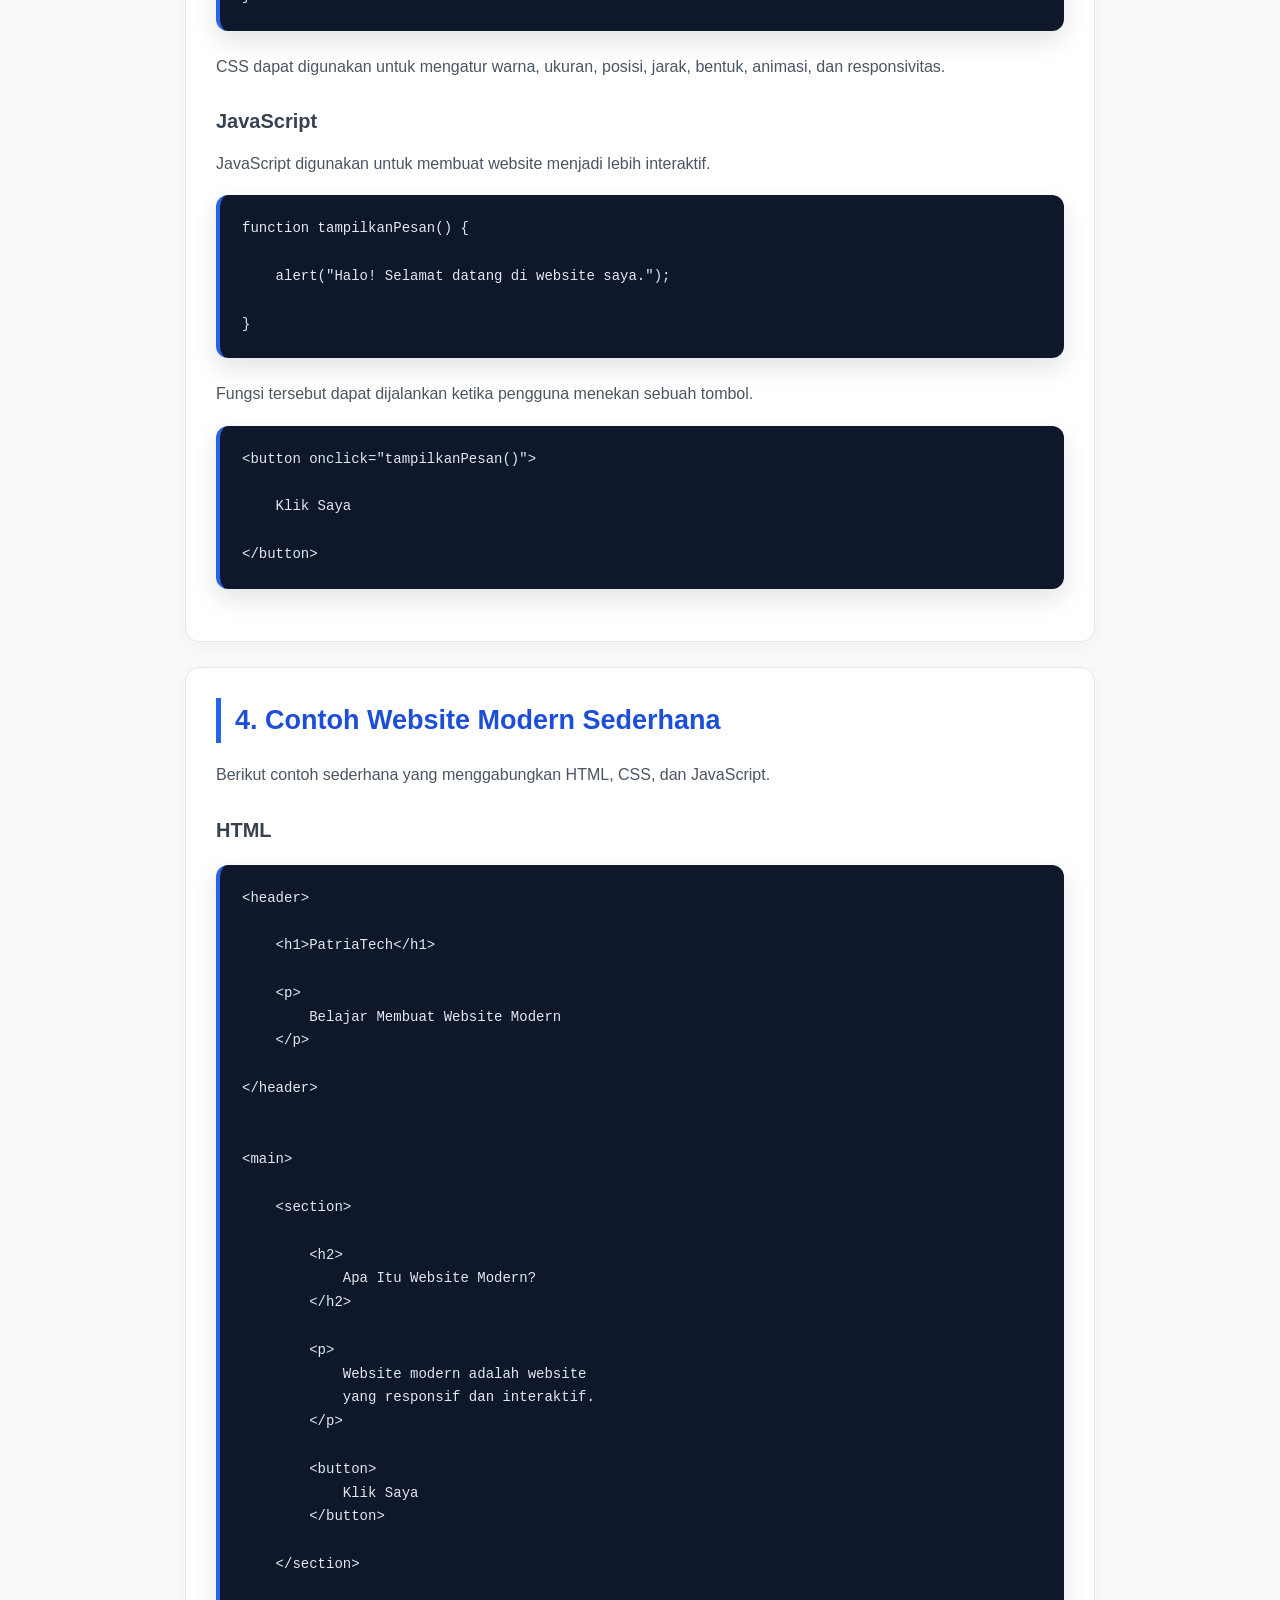
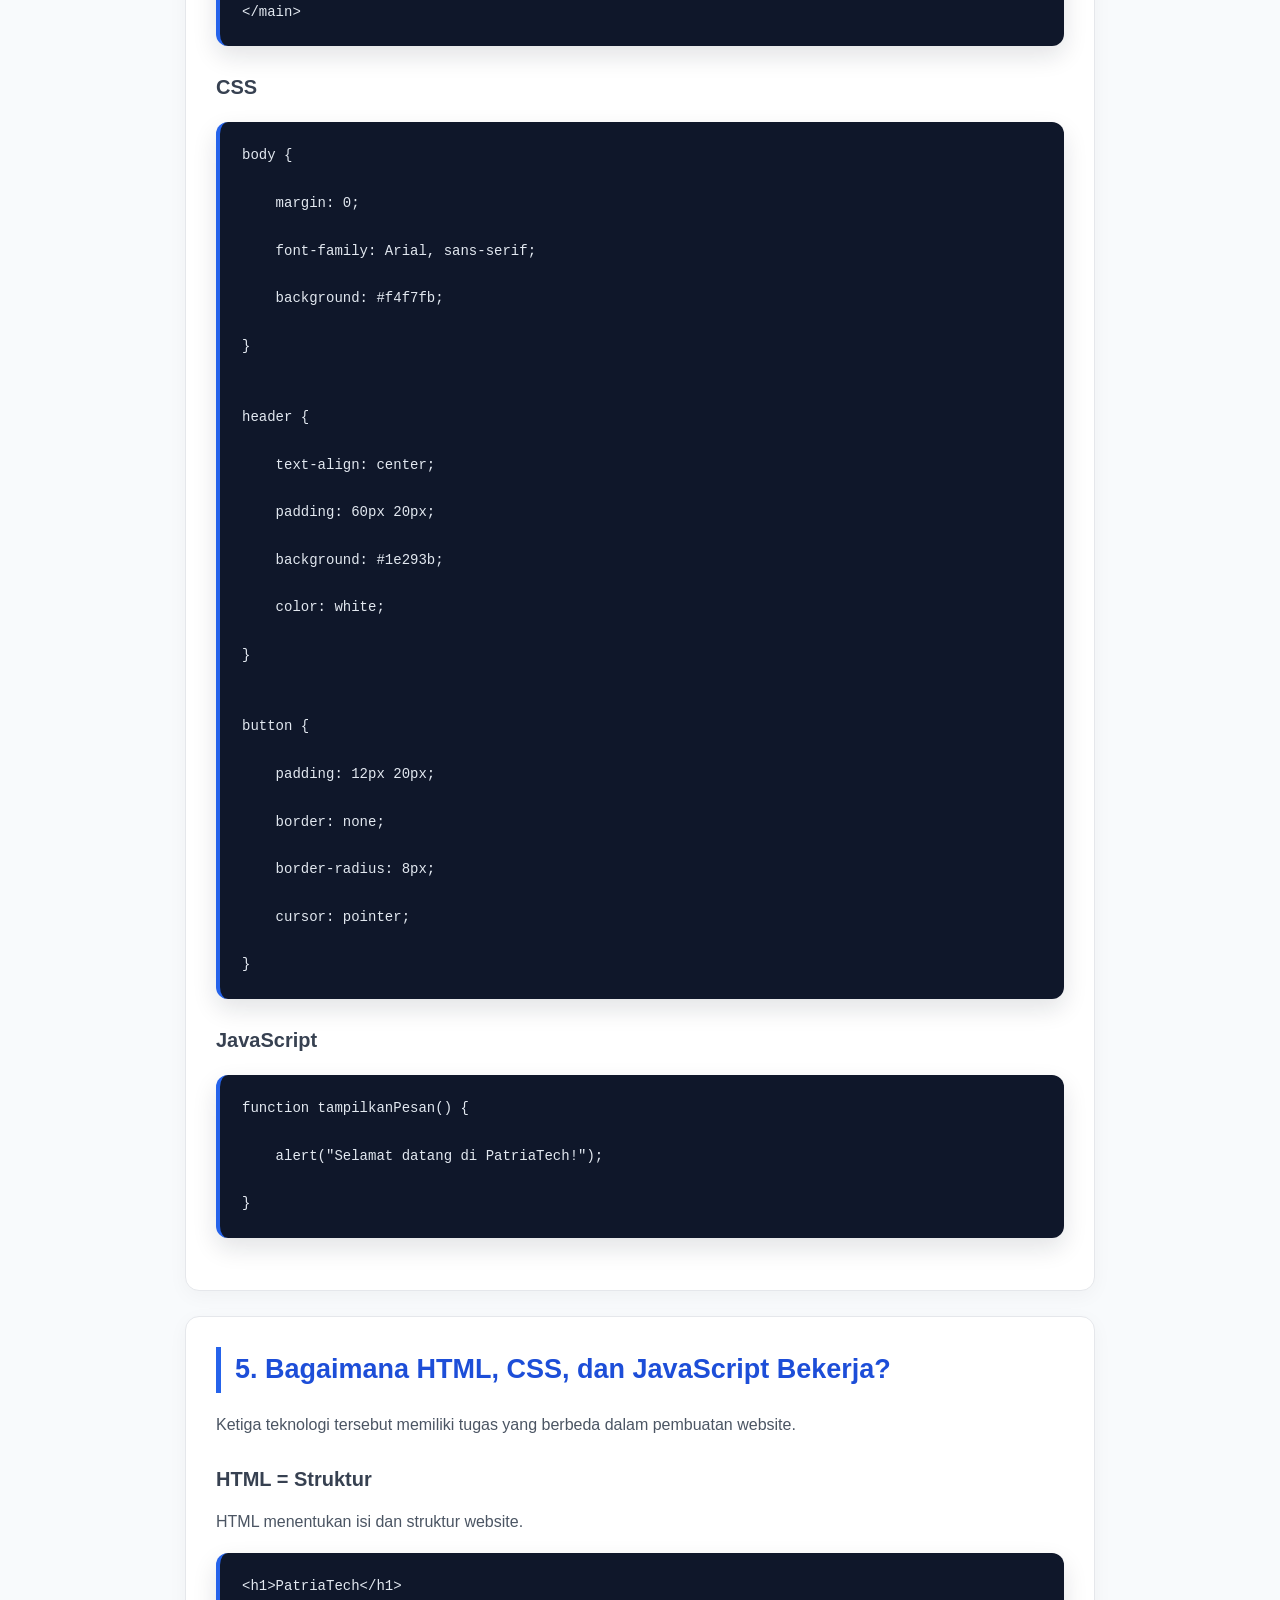
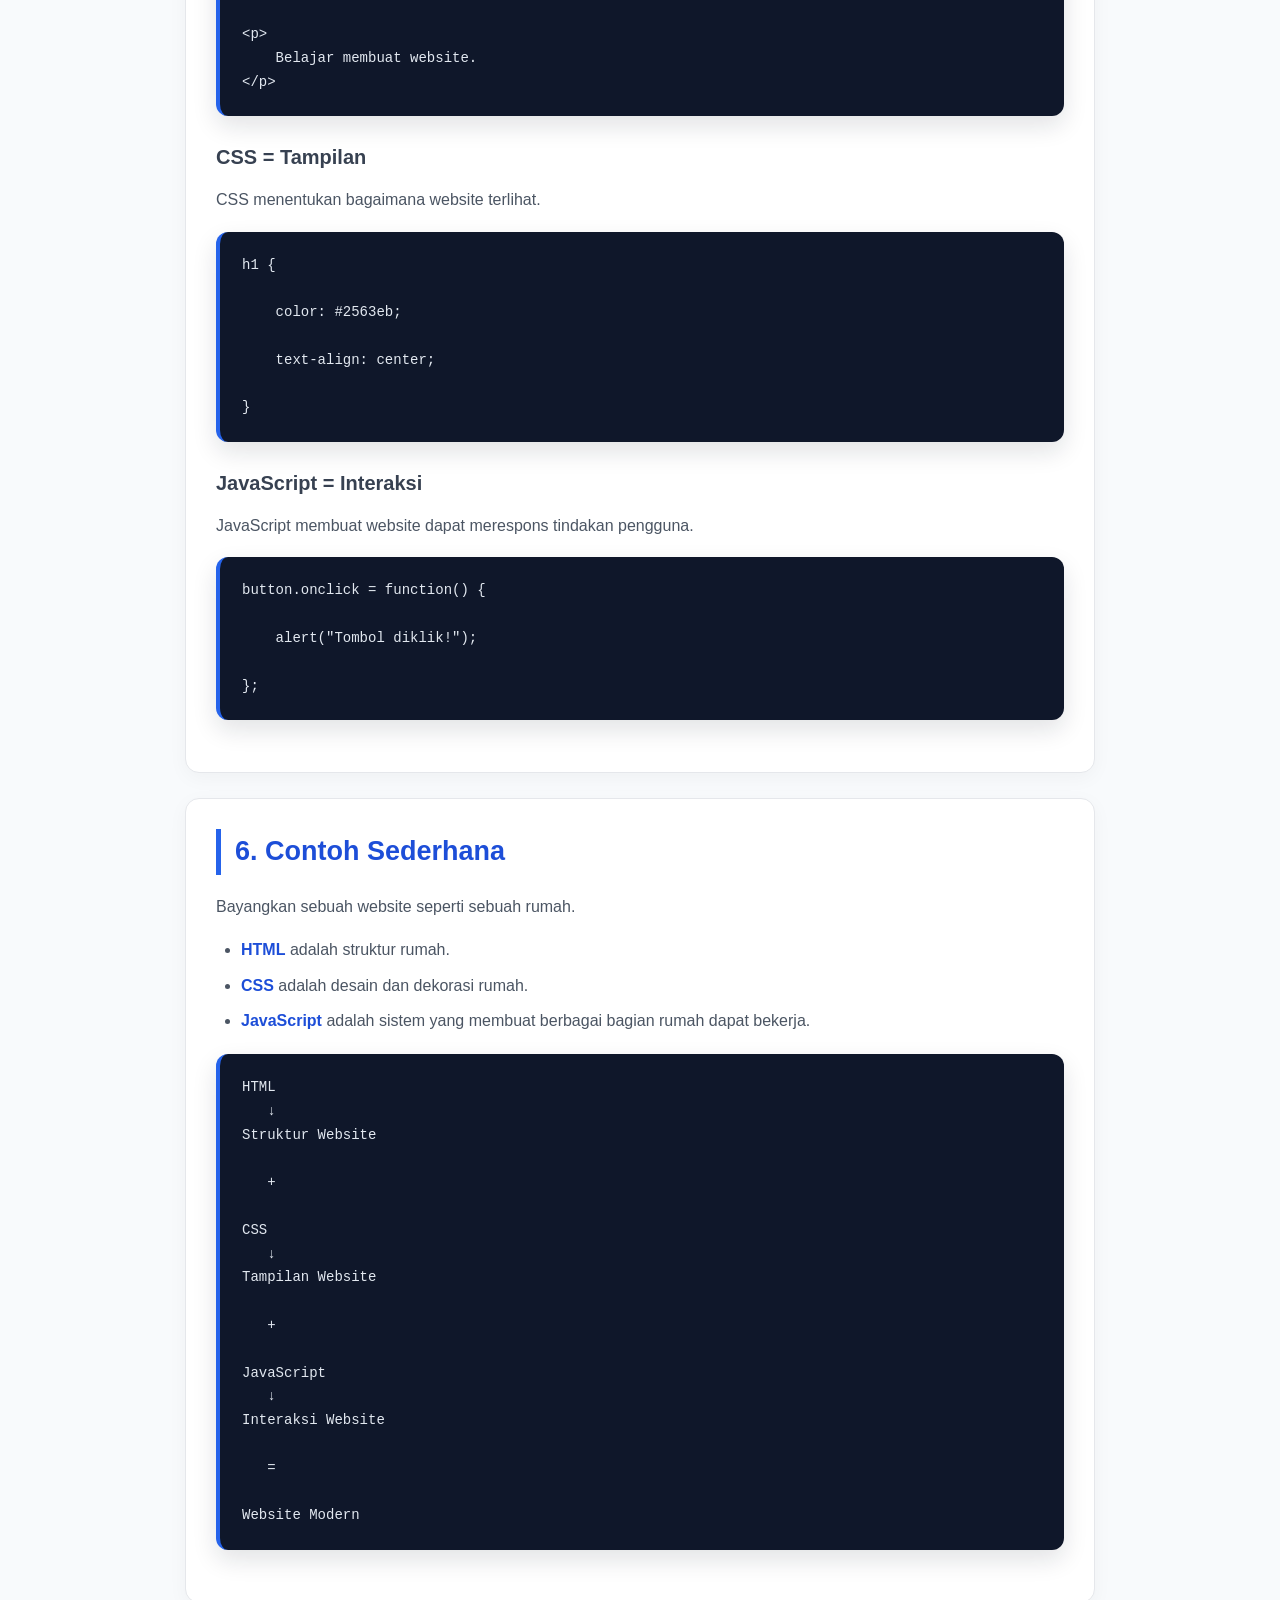
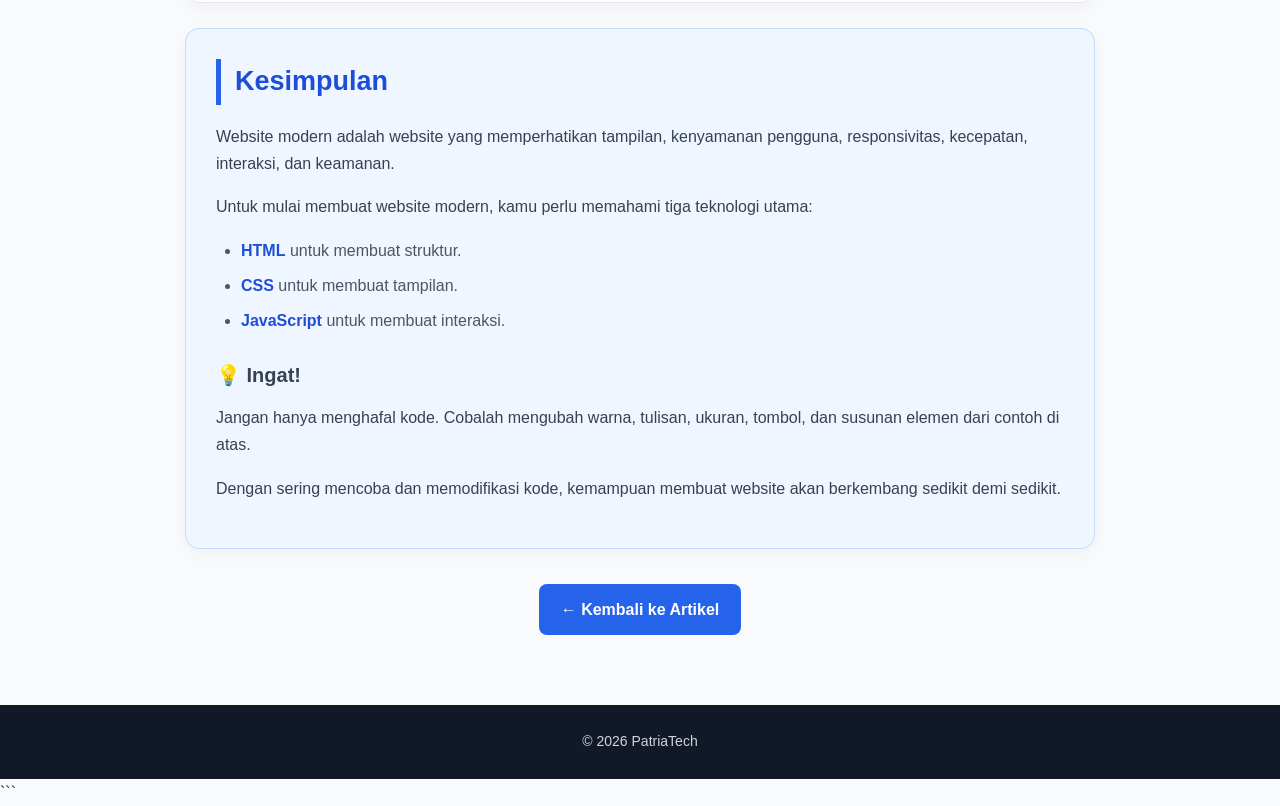
<file: materi website.html>
```html
<!DOCTYPE html>
<html lang="id">

<head>

    <meta charset="UTF-8">

    <meta name="viewport" content="width=device-width, initial-scale=1.0">

    <title>Website Modern - PatriaTech</title>

    <!-- CSS yang sama dengan materi CSS -->
    <link rel="stylesheet" href="style_5.css">

</head>


<body>


    <!-- =========================
         HEADER
    ========================== -->

    <header class="header">

        <div class="container">

            <h1>Apa Itu Website Modern?</h1>

            <p>
                Mengenal website modern dan teknologi yang digunakan
                untuk membuat website yang menarik dan interaktif.
            </p>

        </div>

    </header>


    <!-- =========================
         NAVBAR
    ========================== -->

    <nav class="navbar">

        <div class="container">

            <a href="website.html">Home</a>

            <a href="website.html#artikel">Artikel</a>

            <a href="website.html#kategori">Kategori</a>

        </div>

    </nav>


    <!-- =========================
         KONTEN
    ========================== -->

    <main class="container article">


        <!-- =========================
             1. PENGERTIAN
        ========================== -->

        <section id="pengertian">

            <h2>1. Apa Itu Website Modern?</h2>

            <p>

                Website modern adalah website yang dibuat dengan
                memperhatikan tampilan, kenyamanan pengguna,
                kecepatan, keamanan, dan kemampuan beradaptasi
                dengan berbagai perangkat.

            </p>


            <p>

                Website modern tidak hanya menampilkan tulisan
                dan gambar. Website modern biasanya memiliki
                tampilan yang rapi, responsif, interaktif,
                dan mudah digunakan.

            </p>


            <h3>Contoh website modern:</h3>

            <ul>

                <li>Website perusahaan</li>

                <li>Website portfolio</li>

                <li>Website toko online</li>

                <li>Website pembelajaran</li>

                <li>Website berita</li>

            </ul>

        </section>


        <!-- =========================
             2. CIRI-CIRI
        ========================== -->

        <section id="ciri">

            <h2>2. Ciri-Ciri Website Modern</h2>

            <p>

                Website modern memiliki beberapa karakteristik
                yang membuatnya lebih nyaman digunakan oleh
                pengunjung.

            </p>


            <h3>Responsif</h3>

            <p>

                Website responsif adalah website yang dapat
                menyesuaikan tampilannya dengan ukuran layar
                perangkat.

            </p>


            <ul>

                <li>Komputer</li>

                <li>Laptop</li>

                <li>Tablet</li>

                <li>Smartphone</li>

            </ul>


            <h3>Tampilan Rapi</h3>

            <p>

                Website modern biasanya memiliki desain yang
                sederhana, terstruktur, dan nyaman dilihat
                oleh pengguna.

            </p>


            <h3>Memiliki Kecepatan yang Baik</h3>

            <p>

                Website modern harus berusaha memiliki waktu
                loading yang cepat agar pengguna tidak perlu
                menunggu terlalu lama.

            </p>


            <h3>Interaktif</h3>

            <p>

                Website modern dapat memberikan respons ketika
                pengguna melakukan suatu tindakan.

            </p>


            <ul>

                <li>Tombol dapat diklik</li>

                <li>Menu dapat dibuka dan ditutup</li>

                <li>Form dapat memberikan pesan</li>

                <li>Konten dapat berubah</li>

                <li>Animasi dapat digunakan</li>

            </ul>


            <h3>Aman</h3>

            <p>

                Keamanan juga menjadi bagian penting dari website
                modern. Website harus berusaha melindungi data
                dan informasi pengguna.

            </p>

        </section>


        <!-- =========================
             3. TEKNOLOGI
        ========================== -->

        <section id="teknologi">

            <h2>3. Teknologi Dasar Website Modern</h2>

            <p>

                Ada tiga teknologi dasar yang perlu dipahami
                ketika belajar membuat website.

            </p>


            <h3>HTML</h3>

            <p>

                HTML digunakan untuk membuat struktur sebuah
                website.

            </p>


            <pre><code>&lt;h1&gt;Selamat Datang&lt;/h1&gt;

&lt;p&gt;
    Ini adalah website modern.
&lt;/p&gt;

&lt;button&gt;
    Klik Saya
&lt;/button&gt;</code></pre>


            <p>

                HTML menentukan elemen apa saja yang terdapat
                pada halaman website.

            </p>


            <h3>CSS</h3>

            <p>

                CSS digunakan untuk mengatur tampilan website.

            </p>


            <pre><code>body {

    font-family: Arial, sans-serif;

    background-color: #f4f7fb;

}

button {

    padding: 10px 20px;

    border: none;

    border-radius: 8px;

}</code></pre>


            <p>

                CSS dapat digunakan untuk mengatur warna,
                ukuran, posisi, jarak, bentuk, animasi,
                dan responsivitas.

            </p>


            <h3>JavaScript</h3>

            <p>

                JavaScript digunakan untuk membuat website
                menjadi lebih interaktif.

            </p>


            <pre><code>function tampilkanPesan() {

    alert("Halo! Selamat datang di website saya.");

}</code></pre>


            <p>

                Fungsi tersebut dapat dijalankan ketika
                pengguna menekan sebuah tombol.

            </p>


            <pre><code>&lt;button onclick="tampilkanPesan()"&gt;

    Klik Saya

&lt;/button&gt;</code></pre>

        </section>


        <!-- =========================
             4. CONTOH WEBSITE
        ========================== -->

        <section id="contoh">

            <h2>4. Contoh Website Modern Sederhana</h2>

            <p>

                Berikut contoh sederhana yang menggabungkan
                HTML, CSS, dan JavaScript.

            </p>


            <h3>HTML</h3>

            <pre><code>&lt;header&gt;

    &lt;h1&gt;PatriaTech&lt;/h1&gt;

    &lt;p&gt;
        Belajar Membuat Website Modern
    &lt;/p&gt;

&lt;/header&gt;


&lt;main&gt;

    &lt;section&gt;

        &lt;h2&gt;
            Apa Itu Website Modern?
        &lt;/h2&gt;

        &lt;p&gt;
            Website modern adalah website
            yang responsif dan interaktif.
        &lt;/p&gt;

        &lt;button&gt;
            Klik Saya
        &lt;/button&gt;

    &lt;/section&gt;

&lt;/main&gt;</code></pre>


            <h3>CSS</h3>

            <pre><code>body {

    margin: 0;

    font-family: Arial, sans-serif;

    background: #f4f7fb;

}


header {

    text-align: center;

    padding: 60px 20px;

    background: #1e293b;

    color: white;

}


button {

    padding: 12px 20px;

    border: none;

    border-radius: 8px;

    cursor: pointer;

}</code></pre>


            <h3>JavaScript</h3>

            <pre><code>function tampilkanPesan() {

    alert("Selamat datang di PatriaTech!");

}</code></pre>

        </section>


        <!-- =========================
             5. CARA KERJA
        ========================== -->

        <section id="cara-kerja">

            <h2>5. Bagaimana HTML, CSS, dan JavaScript Bekerja?</h2>

            <p>

                Ketiga teknologi tersebut memiliki tugas
                yang berbeda dalam pembuatan website.

            </p>


            <h3>HTML = Struktur</h3>

            <p>

                HTML menentukan isi dan struktur website.

            </p>


            <pre><code>&lt;h1&gt;PatriaTech&lt;/h1&gt;

&lt;p&gt;
    Belajar membuat website.
&lt;/p&gt;</code></pre>


            <h3>CSS = Tampilan</h3>

            <p>

                CSS menentukan bagaimana website terlihat.

            </p>


            <pre><code>h1 {

    color: #2563eb;

    text-align: center;

}</code></pre>


            <h3>JavaScript = Interaksi</h3>

            <p>

                JavaScript membuat website dapat merespons
                tindakan pengguna.

            </p>


            <pre><code>button.onclick = function() {

    alert("Tombol diklik!");

};</code></pre>

        </section>


        <!-- =========================
             6. CONTOH SEDERHANA
        ========================== -->

        <section id="contoh-sederhana">

            <h2>6. Contoh Sederhana</h2>

            <p>

                Bayangkan sebuah website seperti sebuah rumah.

            </p>


            <ul>

                <li>

                    <strong>HTML</strong> adalah struktur rumah.

                </li>


                <li>

                    <strong>CSS</strong> adalah desain dan
                    dekorasi rumah.

                </li>


                <li>

                    <strong>JavaScript</strong> adalah sistem
                    yang membuat berbagai bagian rumah dapat
                    bekerja.

                </li>

            </ul>


            <pre><code>HTML
   ↓
Struktur Website

   +

CSS
   ↓
Tampilan Website

   +

JavaScript
   ↓
Interaksi Website

   =

Website Modern</code></pre>

        </section>


        <!-- =========================
             KESIMPULAN
        ========================== -->

        <section class="info">

            <h2>Kesimpulan</h2>

            <p>

                Website modern adalah website yang memperhatikan
                tampilan, kenyamanan pengguna, responsivitas,
                kecepatan, interaksi, dan keamanan.

            </p>


            <p>

                Untuk mulai membuat website modern, kamu perlu
                memahami tiga teknologi utama:

            </p>


            <ul>

                <li>
                    <strong>HTML</strong>
                    untuk membuat struktur.
                </li>

                <li>
                    <strong>CSS</strong>
                    untuk membuat tampilan.
                </li>

                <li>
                    <strong>JavaScript</strong>
                    untuk membuat interaksi.
                </li>

            </ul>


            <h3>💡 Ingat!</h3>

            <p>

                Jangan hanya menghafal kode.
                Cobalah mengubah warna, tulisan, ukuran,
                tombol, dan susunan elemen dari contoh di atas.

            </p>


            <p>

                Dengan sering mencoba dan memodifikasi kode,
                kemampuan membuat website akan berkembang
                sedikit demi sedikit.

            </p>

        </section>


        <!-- =========================
             KEMBALI
        ========================== -->

        <div class="back">

            <a href="website.html#artikel">

                ← Kembali ke Artikel

            </a>

        </div>


    </main>


    <!-- =========================
         FOOTER
    ========================== -->

    <footer class="footer">

        <p>
            © 2026 PatriaTech
        </p>

    </footer>


</body>

</html>
```
</file>
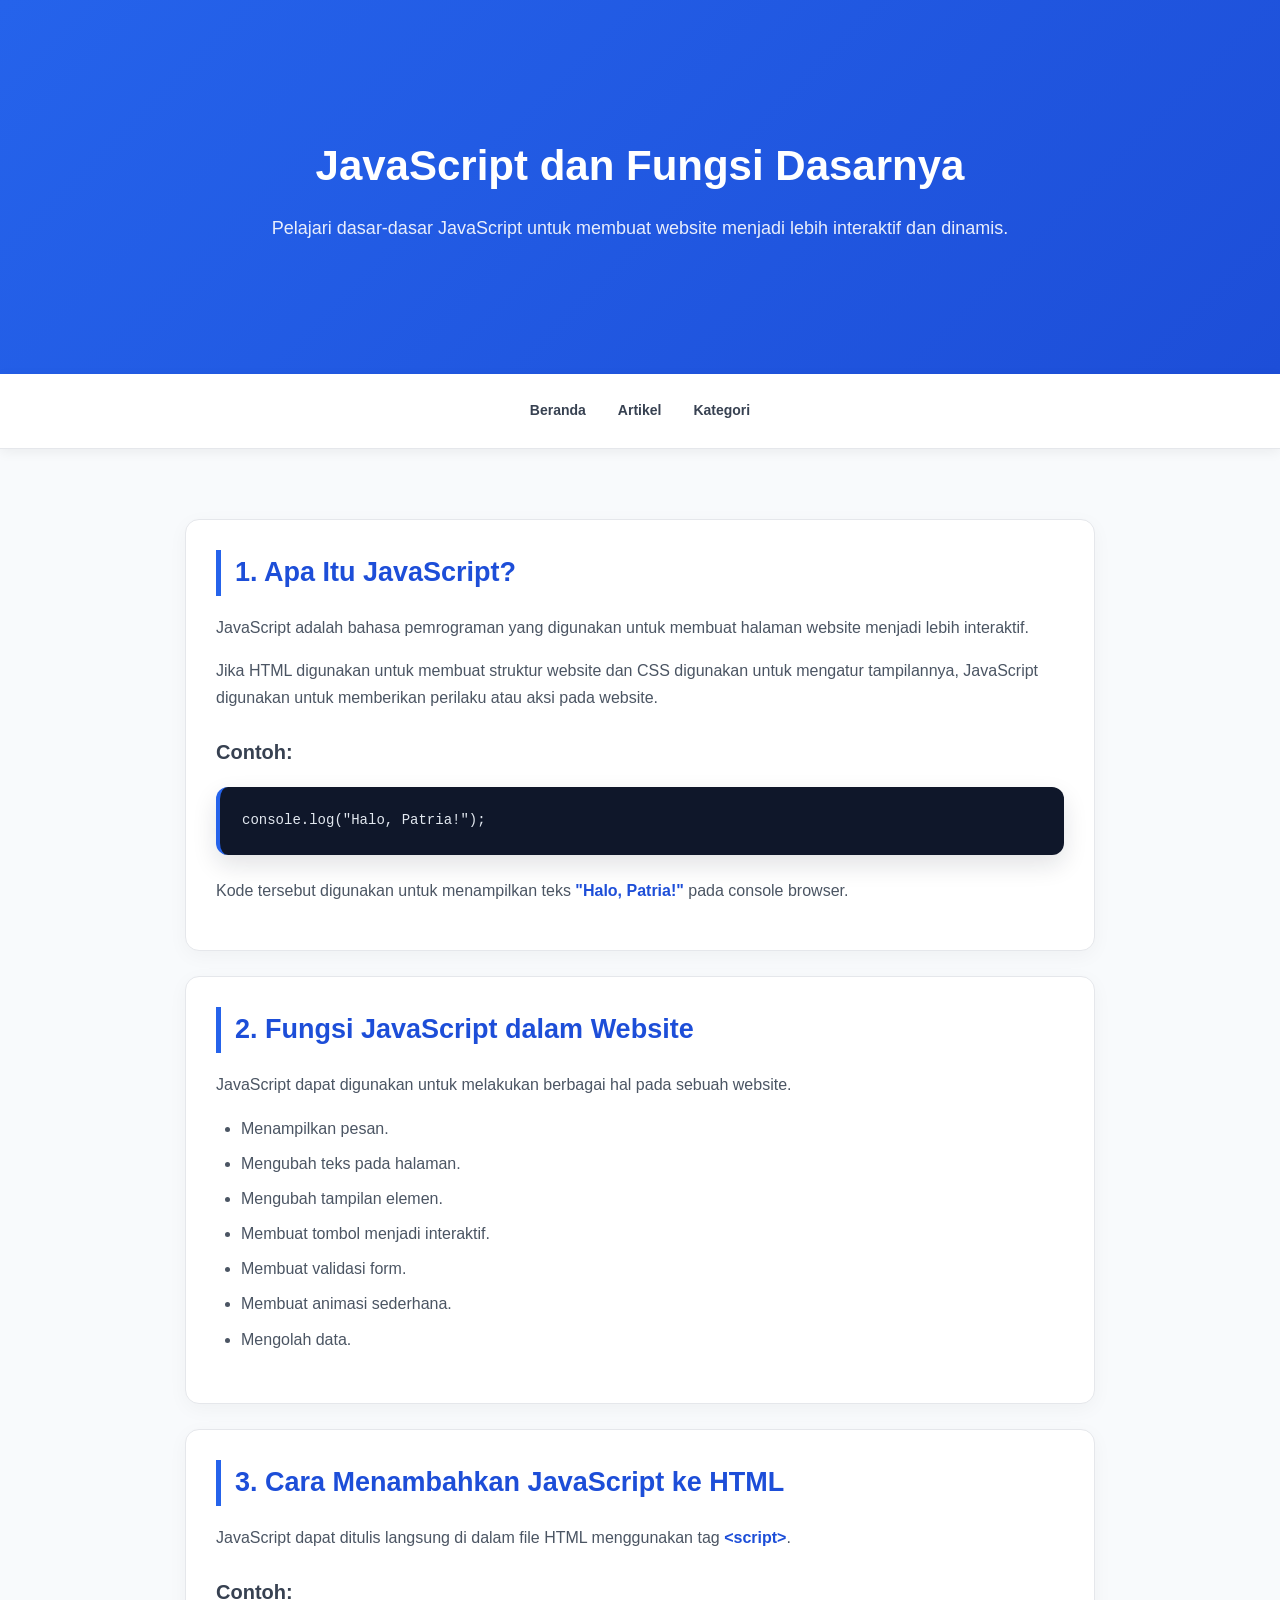
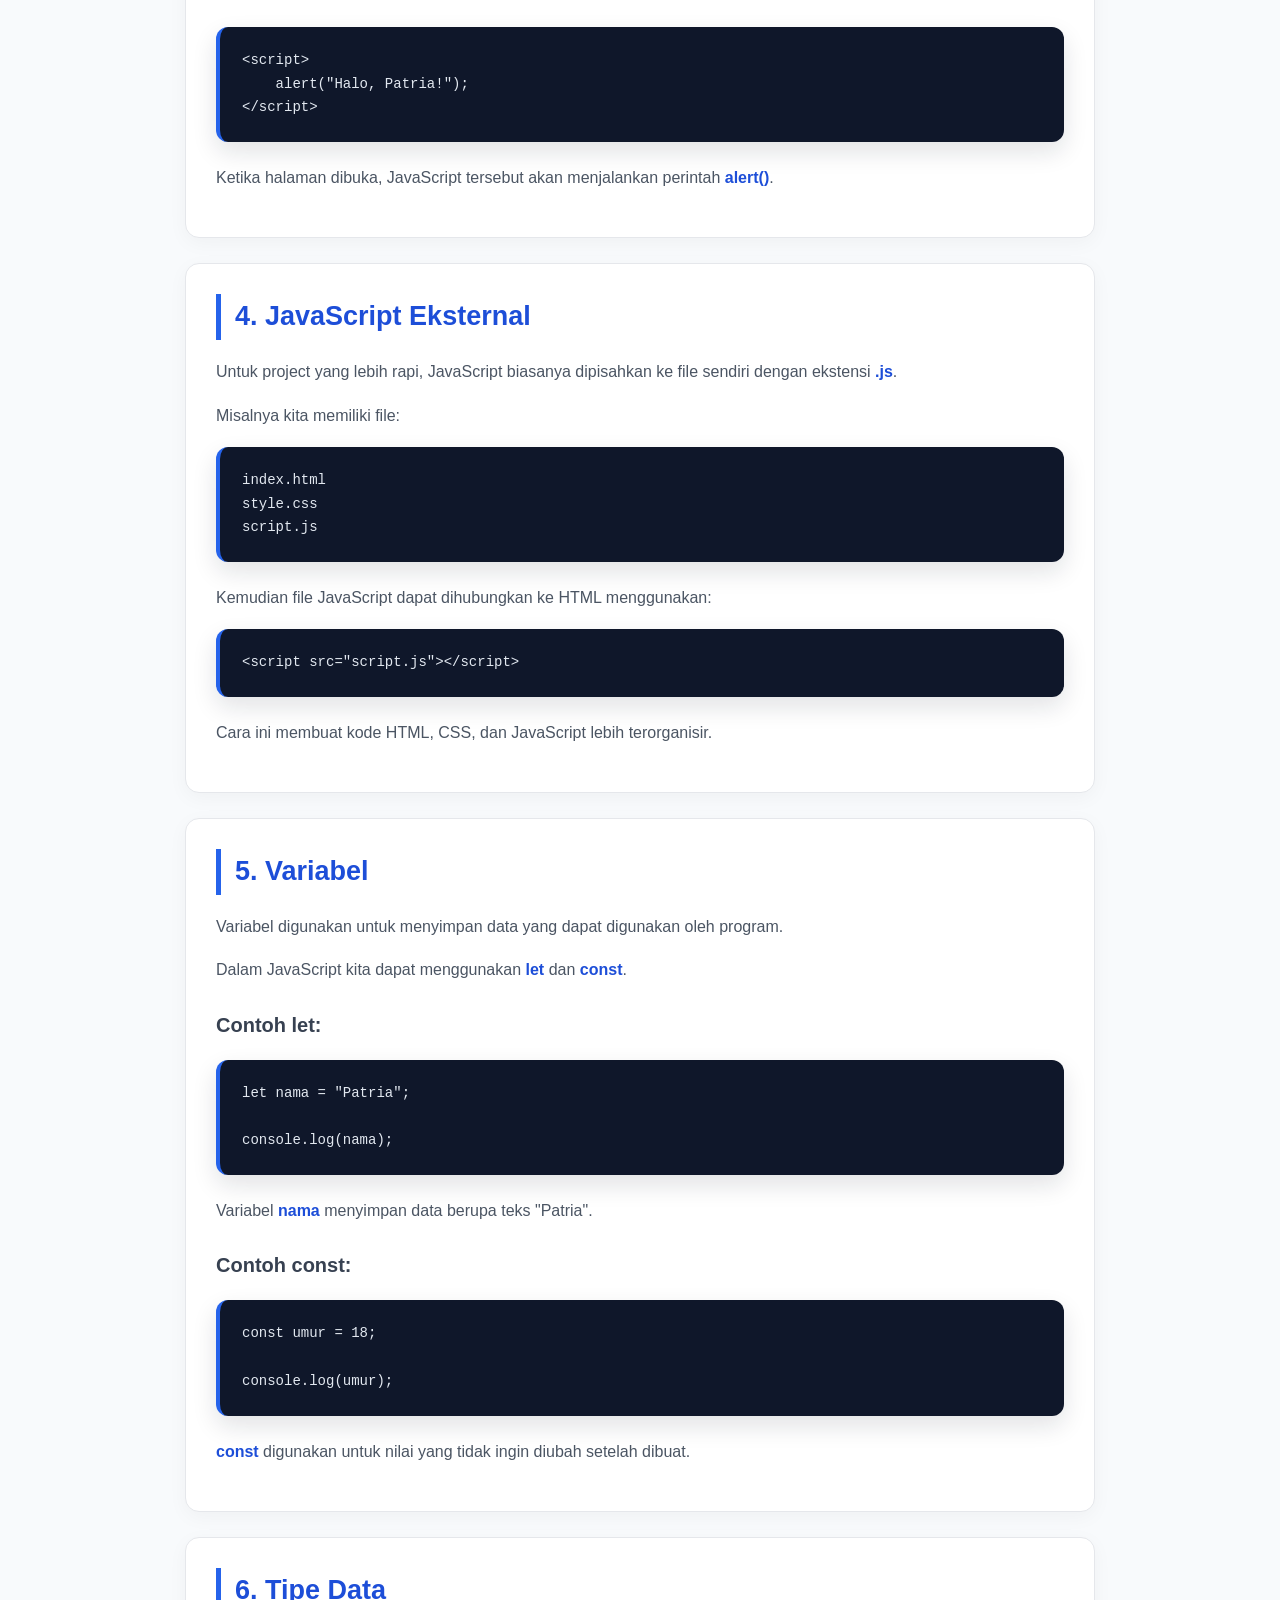
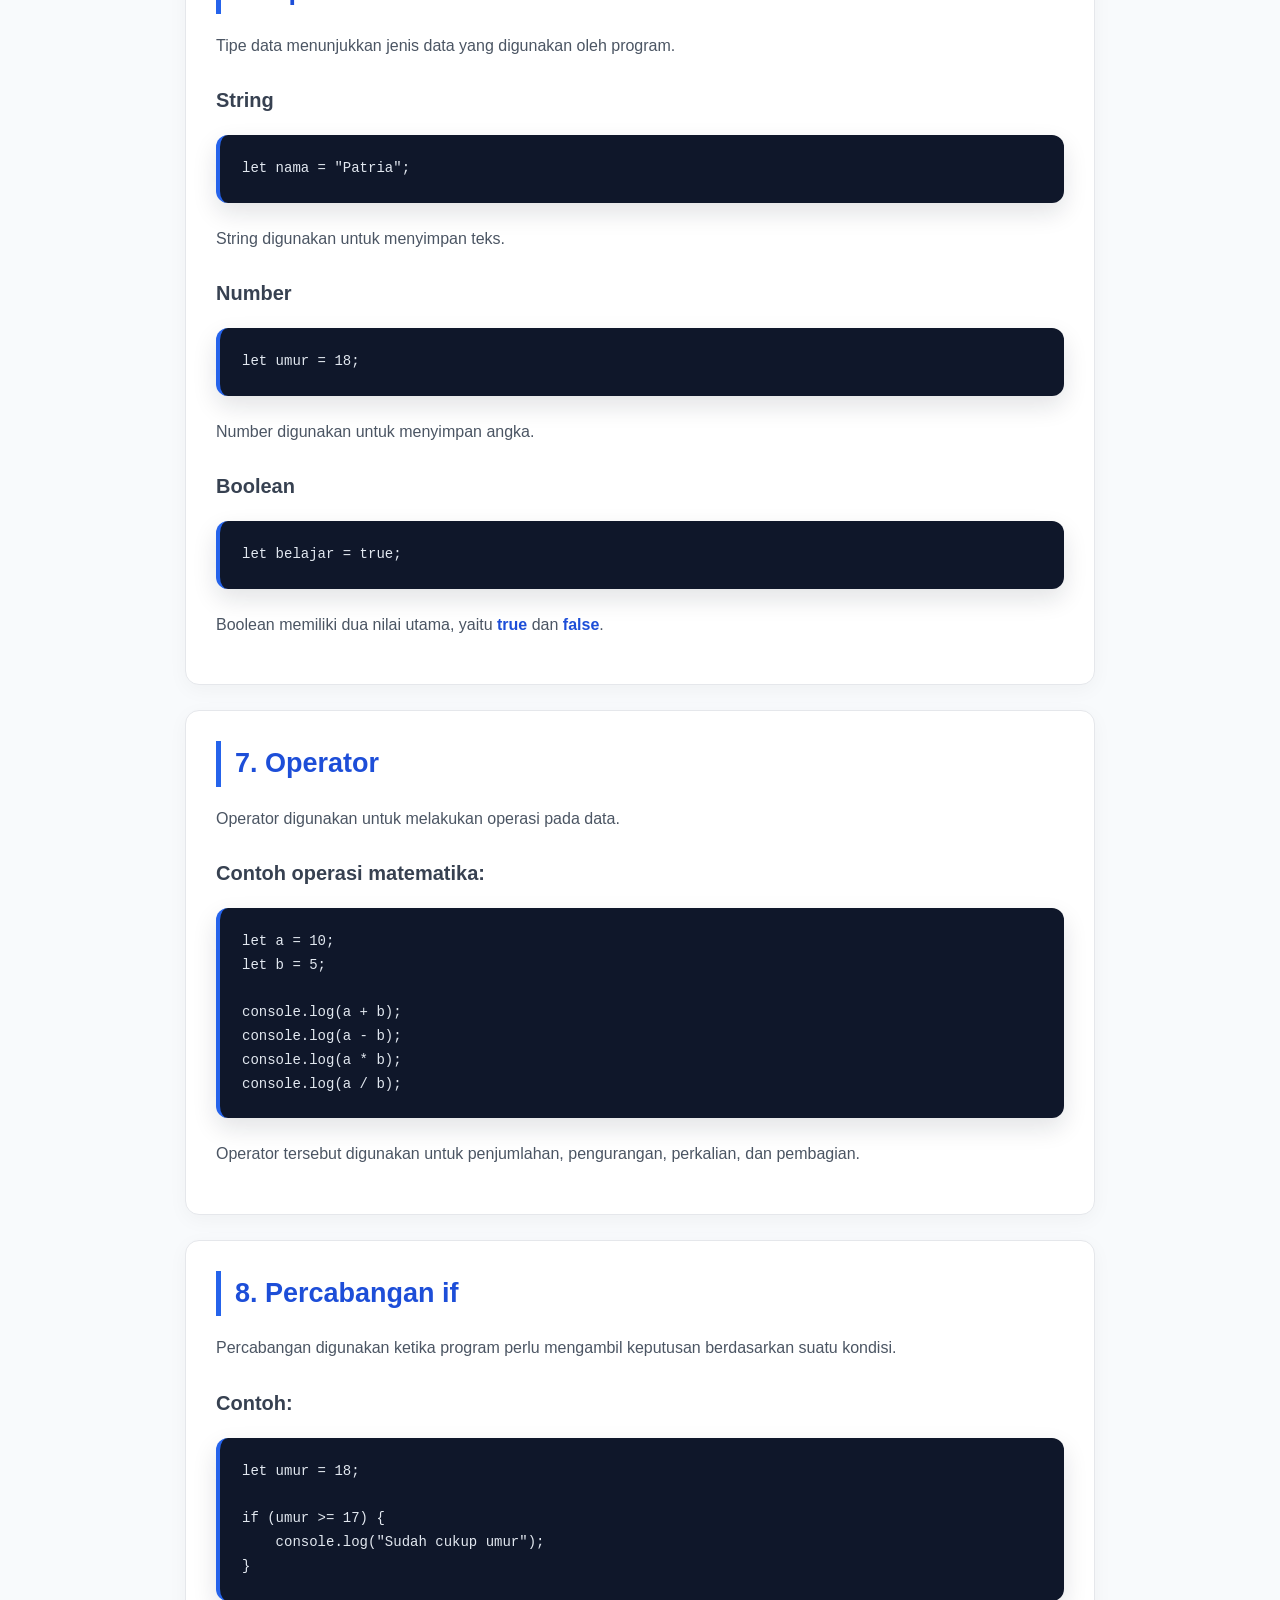
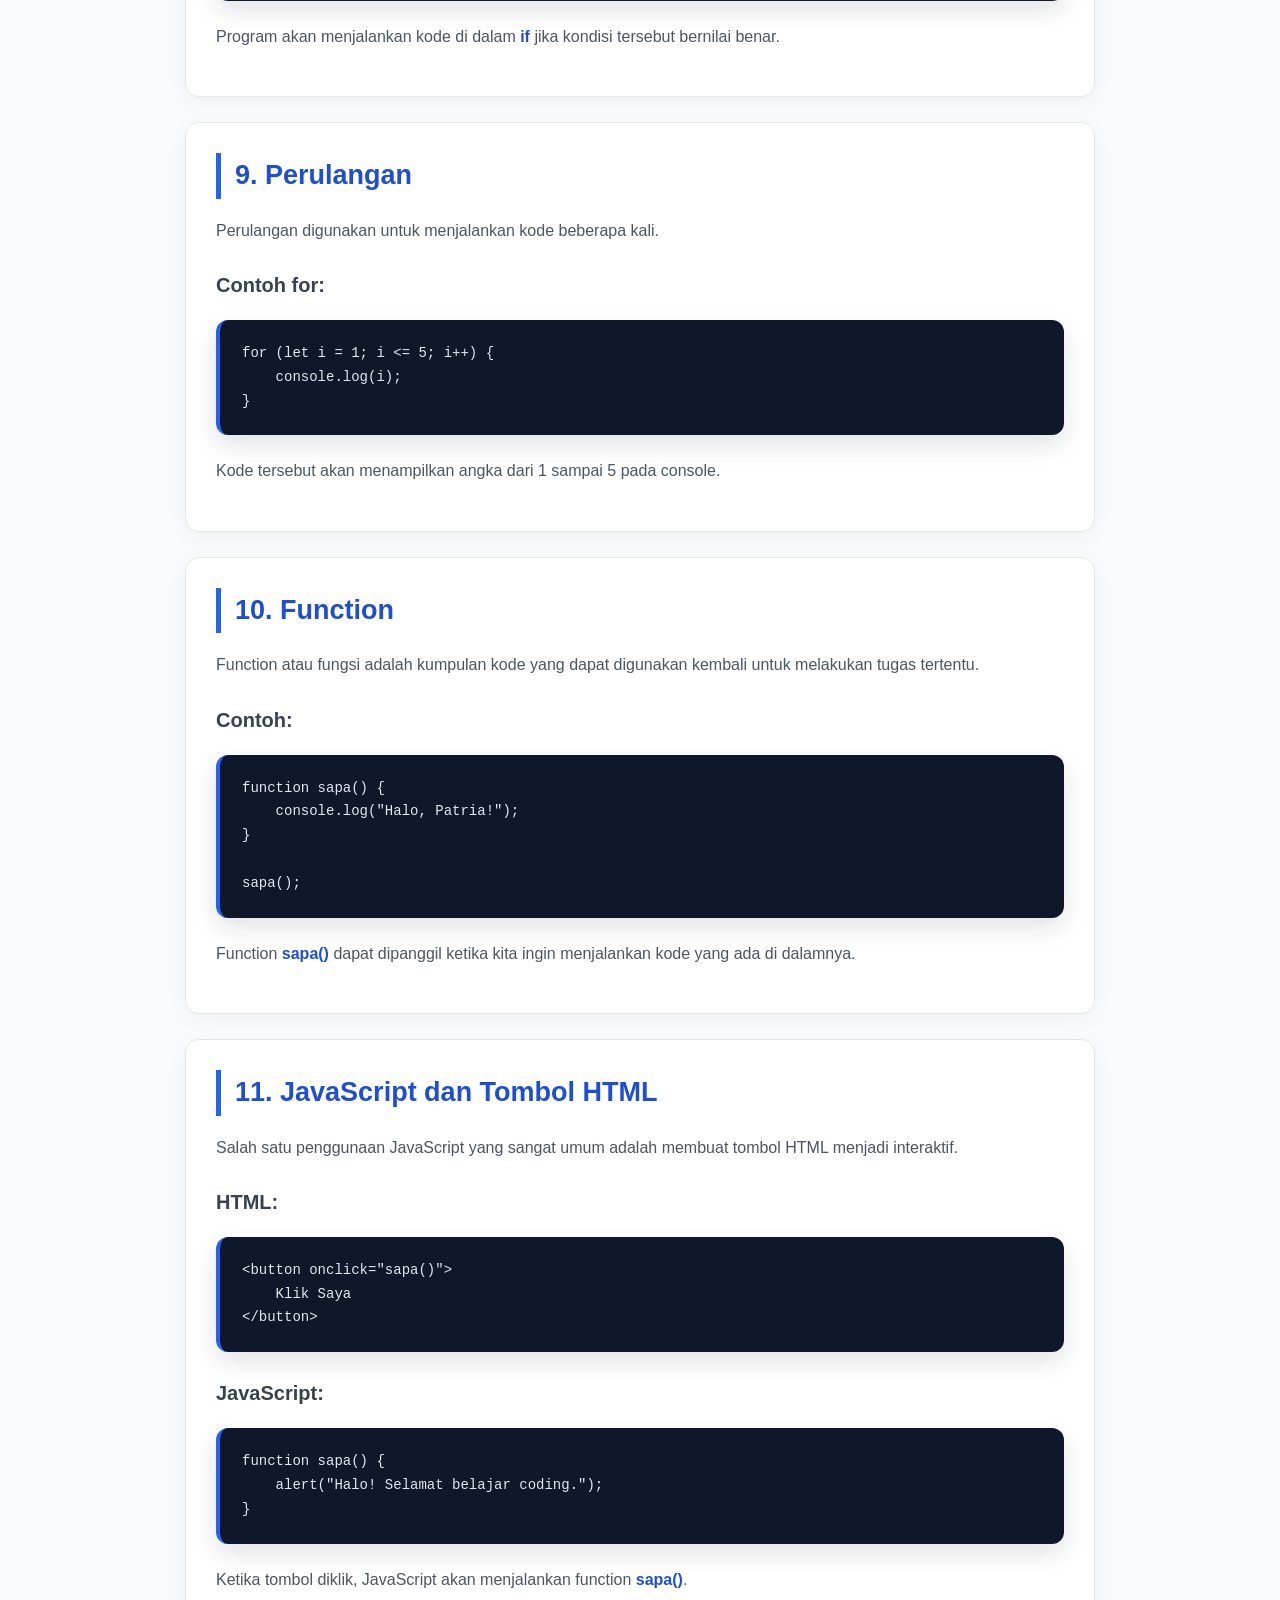
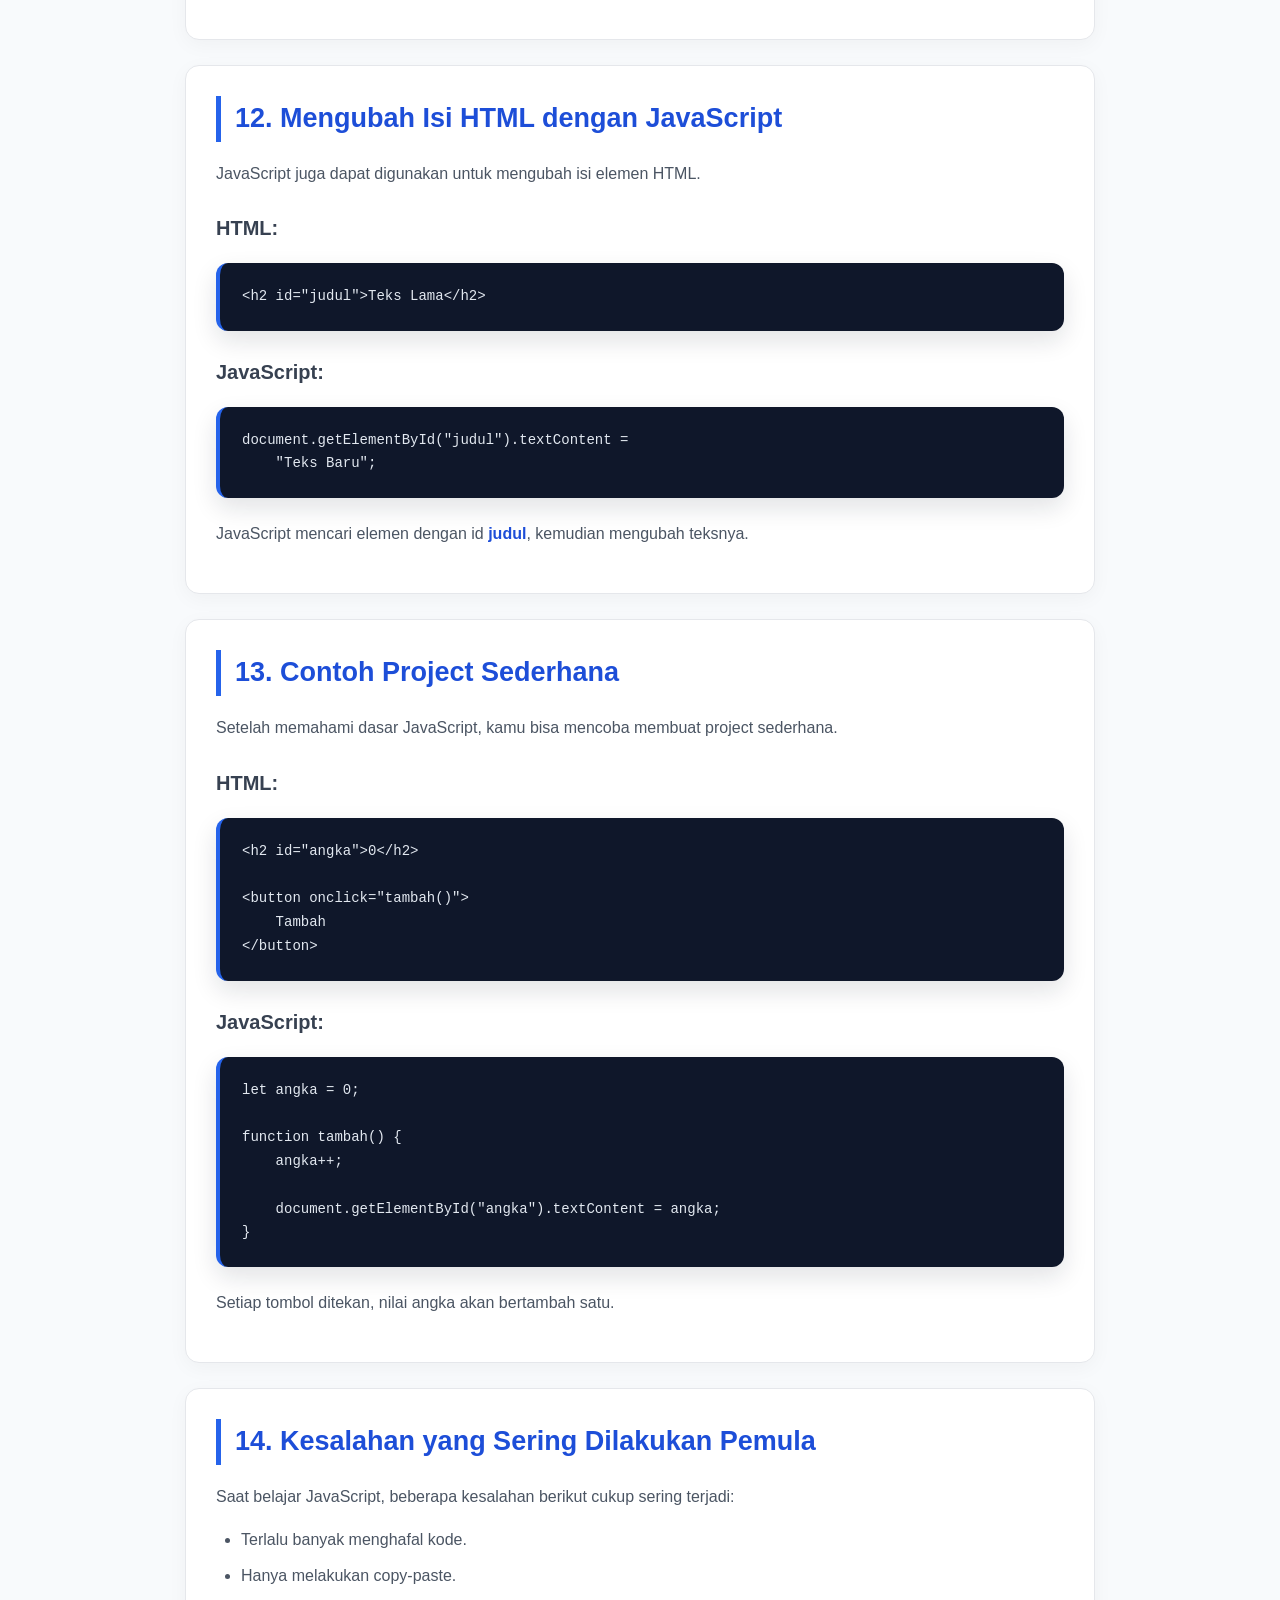
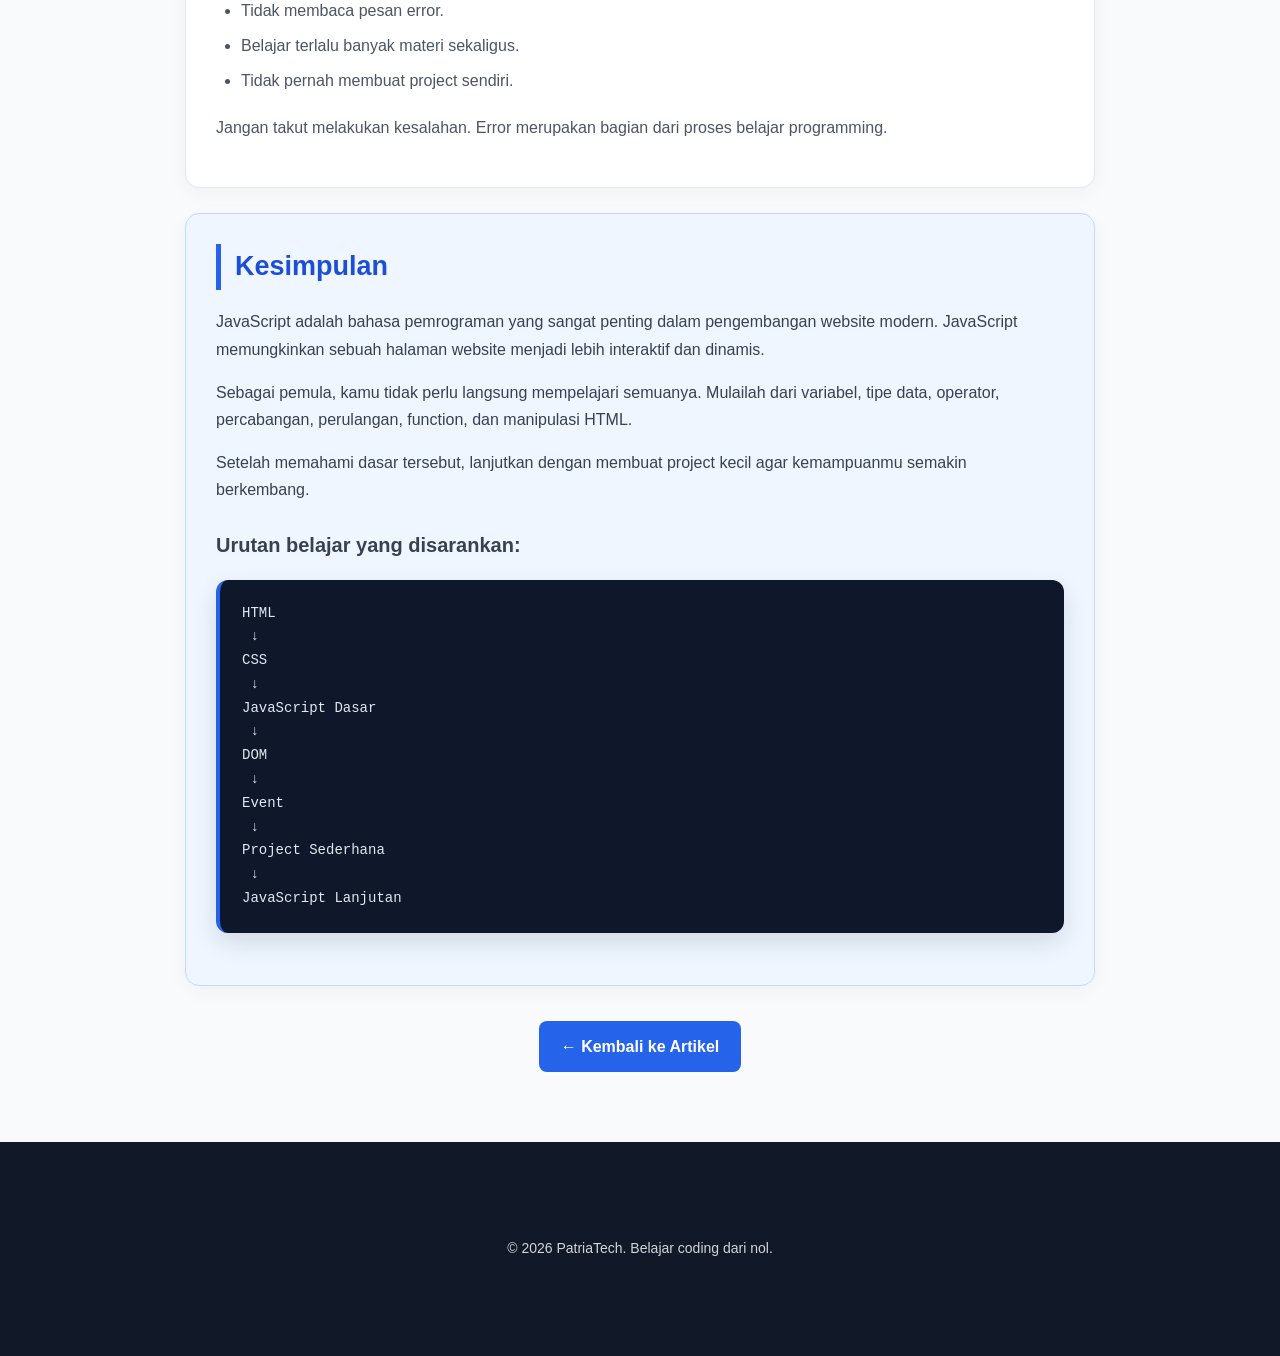
<file: materijs.html>
<!DOCTYPE html>
<html lang="id">
<head>
    <meta charset="UTF-8">
    <meta name="viewport" content="width=device-width, initial-scale=1.0">

    <title>JavaScript untuk Pemula - PatriaTech</title>

    <link rel="stylesheet" href="style_5.css">
</head>

<body>

    <!-- HEADER -->
    <header class="header">
        <div class="container">
            <h1>JavaScript dan Fungsi Dasarnya</h1>

            <p>
                Pelajari dasar-dasar JavaScript untuk membuat website
                menjadi lebih interaktif dan dinamis.
            </p>
        </div>
    </header>


    <!-- NAVBAR -->
    <nav class="navbar">
        <div class="container">
            <a href="website.html">Beranda</a>
            <a href="website.html#artikel">Artikel</a>
            <a href="website.html#kategori">Kategori</a>
        </div>
    </nav>


    <!-- ISI MATERI -->
    <main class="container article">

        <!-- 1 -->
        <section>
            <h2>1. Apa Itu JavaScript?</h2>

            <p>
                JavaScript adalah bahasa pemrograman yang digunakan untuk
                membuat halaman website menjadi lebih interaktif.
            </p>

            <p>
                Jika HTML digunakan untuk membuat struktur website dan CSS
                digunakan untuk mengatur tampilannya, JavaScript digunakan
                untuk memberikan perilaku atau aksi pada website.
            </p>

            <h3>Contoh:</h3>

            <pre><code>console.log("Halo, Patria!");</code></pre>

            <p>
                Kode tersebut digunakan untuk menampilkan teks
                <strong>"Halo, Patria!"</strong> pada console browser.
            </p>
        </section>


        <!-- 2 -->
        <section>
            <h2>2. Fungsi JavaScript dalam Website</h2>

            <p>
                JavaScript dapat digunakan untuk melakukan berbagai hal
                pada sebuah website.
            </p>

            <ul>
                <li>Menampilkan pesan.</li>
                <li>Mengubah teks pada halaman.</li>
                <li>Mengubah tampilan elemen.</li>
                <li>Membuat tombol menjadi interaktif.</li>
                <li>Membuat validasi form.</li>
                <li>Membuat animasi sederhana.</li>
                <li>Mengolah data.</li>
            </ul>
        </section>


        <!-- 3 -->
        <section>
            <h2>3. Cara Menambahkan JavaScript ke HTML</h2>

            <p>
                JavaScript dapat ditulis langsung di dalam file HTML
                menggunakan tag <strong>&lt;script&gt;</strong>.
            </p>

            <h3>Contoh:</h3>

            <pre><code>&lt;script&gt;
    alert("Halo, Patria!");
&lt;/script&gt;</code></pre>

            <p>
                Ketika halaman dibuka, JavaScript tersebut akan menjalankan
                perintah <strong>alert()</strong>.
            </p>
        </section>


        <!-- 4 -->
        <section>
            <h2>4. JavaScript Eksternal</h2>

            <p>
                Untuk project yang lebih rapi, JavaScript biasanya dipisahkan
                ke file sendiri dengan ekstensi <strong>.js</strong>.
            </p>

            <p>
                Misalnya kita memiliki file:
            </p>

            <pre><code>index.html
style.css
script.js</code></pre>

            <p>
                Kemudian file JavaScript dapat dihubungkan ke HTML menggunakan:
            </p>

            <pre><code>&lt;script src="script.js"&gt;&lt;/script&gt;</code></pre>

            <p>
                Cara ini membuat kode HTML, CSS, dan JavaScript lebih
                terorganisir.
            </p>
        </section>


        <!-- 5 -->
        <section>
            <h2>5. Variabel</h2>

            <p>
                Variabel digunakan untuk menyimpan data yang dapat digunakan
                oleh program.
            </p>

            <p>
                Dalam JavaScript kita dapat menggunakan
                <strong>let</strong> dan <strong>const</strong>.
            </p>

            <h3>Contoh let:</h3>

            <pre><code>let nama = "Patria";

console.log(nama);</code></pre>

            <p>
                Variabel <strong>nama</strong> menyimpan data berupa teks
                "Patria".
            </p>

            <h3>Contoh const:</h3>

            <pre><code>const umur = 18;

console.log(umur);</code></pre>

            <p>
                <strong>const</strong> digunakan untuk nilai yang tidak ingin
                diubah setelah dibuat.
            </p>
        </section>


        <!-- 6 -->
        <section>
            <h2>6. Tipe Data</h2>

            <p>
                Tipe data menunjukkan jenis data yang digunakan oleh program.
            </p>

            <h3>String</h3>

            <pre><code>let nama = "Patria";</code></pre>

            <p>
                String digunakan untuk menyimpan teks.
            </p>

            <h3>Number</h3>

            <pre><code>let umur = 18;</code></pre>

            <p>
                Number digunakan untuk menyimpan angka.
            </p>

            <h3>Boolean</h3>

            <pre><code>let belajar = true;</code></pre>

            <p>
                Boolean memiliki dua nilai utama, yaitu
                <strong>true</strong> dan <strong>false</strong>.
            </p>
        </section>


        <!-- 7 -->
        <section>
            <h2>7. Operator</h2>

            <p>
                Operator digunakan untuk melakukan operasi pada data.
            </p>

            <h3>Contoh operasi matematika:</h3>

            <pre><code>let a = 10;
let b = 5;

console.log(a + b);
console.log(a - b);
console.log(a * b);
console.log(a / b);</code></pre>

            <p>
                Operator tersebut digunakan untuk penjumlahan, pengurangan,
                perkalian, dan pembagian.
            </p>
        </section>


        <!-- 8 -->
        <section>
            <h2>8. Percabangan if</h2>

            <p>
                Percabangan digunakan ketika program perlu mengambil
                keputusan berdasarkan suatu kondisi.
            </p>

            <h3>Contoh:</h3>

            <pre><code>let umur = 18;

if (umur >= 17) {
    console.log("Sudah cukup umur");
}</code></pre>

            <p>
                Program akan menjalankan kode di dalam <strong>if</strong>
                jika kondisi tersebut bernilai benar.
            </p>
        </section>


        <!-- 9 -->
        <section>
            <h2>9. Perulangan</h2>

            <p>
                Perulangan digunakan untuk menjalankan kode beberapa kali.
            </p>

            <h3>Contoh for:</h3>

            <pre><code>for (let i = 1; i &lt;= 5; i++) {
    console.log(i);
}</code></pre>

            <p>
                Kode tersebut akan menampilkan angka dari 1 sampai 5
                pada console.
            </p>
        </section>


        <!-- 10 -->
        <section>
            <h2>10. Function</h2>

            <p>
                Function atau fungsi adalah kumpulan kode yang dapat
                digunakan kembali untuk melakukan tugas tertentu.
            </p>

            <h3>Contoh:</h3>

            <pre><code>function sapa() {
    console.log("Halo, Patria!");
}

sapa();</code></pre>

            <p>
                Function <strong>sapa()</strong> dapat dipanggil ketika kita
                ingin menjalankan kode yang ada di dalamnya.
            </p>
        </section>


        <!-- 11 -->
        <section>
            <h2>11. JavaScript dan Tombol HTML</h2>

            <p>
                Salah satu penggunaan JavaScript yang sangat umum adalah
                membuat tombol HTML menjadi interaktif.
            </p>

            <h3>HTML:</h3>

            <pre><code>&lt;button onclick="sapa()"&gt;
    Klik Saya
&lt;/button&gt;</code></pre>

            <h3>JavaScript:</h3>

            <pre><code>function sapa() {
    alert("Halo! Selamat belajar coding.");
}</code></pre>

            <p>
                Ketika tombol diklik, JavaScript akan menjalankan function
                <strong>sapa()</strong>.
            </p>
        </section>


        <!-- 12 -->
        <section>
            <h2>12. Mengubah Isi HTML dengan JavaScript</h2>

            <p>
                JavaScript juga dapat digunakan untuk mengubah isi elemen
                HTML.
            </p>

            <h3>HTML:</h3>

            <pre><code>&lt;h2 id="judul"&gt;Teks Lama&lt;/h2&gt;</code></pre>

            <h3>JavaScript:</h3>

            <pre><code>document.getElementById("judul").textContent =
    "Teks Baru";</code></pre>

            <p>
                JavaScript mencari elemen dengan id
                <strong>judul</strong>, kemudian mengubah teksnya.
            </p>
        </section>


        <!-- 13 -->
        <section>
            <h2>13. Contoh Project Sederhana</h2>

            <p>
                Setelah memahami dasar JavaScript, kamu bisa mencoba
                membuat project sederhana.
            </p>

            <h3>HTML:</h3>

            <pre><code>&lt;h2 id="angka"&gt;0&lt;/h2&gt;

&lt;button onclick="tambah()"&gt;
    Tambah
&lt;/button&gt;</code></pre>

            <h3>JavaScript:</h3>

            <pre><code>let angka = 0;

function tambah() {
    angka++;

    document.getElementById("angka").textContent = angka;
}</code></pre>

            <p>
                Setiap tombol ditekan, nilai angka akan bertambah satu.
            </p>
        </section>


        <!-- 14 -->
        <section>
            <h2>14. Kesalahan yang Sering Dilakukan Pemula</h2>

            <p>
                Saat belajar JavaScript, beberapa kesalahan berikut cukup
                sering terjadi:
            </p>

            <ul>
                <li>Terlalu banyak menghafal kode.</li>
                <li>Hanya melakukan copy-paste.</li>
                <li>Tidak membaca pesan error.</li>
                <li>Belajar terlalu banyak materi sekaligus.</li>
                <li>Tidak pernah membuat project sendiri.</li>
            </ul>

            <p>
                Jangan takut melakukan kesalahan. Error merupakan bagian
                dari proses belajar programming.
            </p>
        </section>


        <!-- INFO -->
        <section class="info">

            <h2>Kesimpulan</h2>

            <p>
                JavaScript adalah bahasa pemrograman yang sangat penting
                dalam pengembangan website modern. JavaScript memungkinkan
                sebuah halaman website menjadi lebih interaktif dan dinamis.
            </p>

            <p>
                Sebagai pemula, kamu tidak perlu langsung mempelajari
                semuanya. Mulailah dari variabel, tipe data, operator,
                percabangan, perulangan, function, dan manipulasi HTML.
            </p>

            <p>
                Setelah memahami dasar tersebut, lanjutkan dengan membuat
                project kecil agar kemampuanmu semakin berkembang.
            </p>

            <h3>Urutan belajar yang disarankan:</h3>

            <pre><code>HTML
 ↓
CSS
 ↓
JavaScript Dasar
 ↓
DOM
 ↓
Event
 ↓
Project Sederhana
 ↓
JavaScript Lanjutan</code></pre>

        </section>


        <!-- KEMBALI -->
        <div class="back">
            <a href="website.html#artikel">
                ← Kembali ke Artikel
            </a>
        </div>

    </main>


    <!-- FOOTER -->
    <footer class="footer">
        <div class="container">
            <p>
                © 2026 PatriaTech. Belajar coding dari nol.
            </p>
        </div>
    </footer>

</body>
</html>
</file>
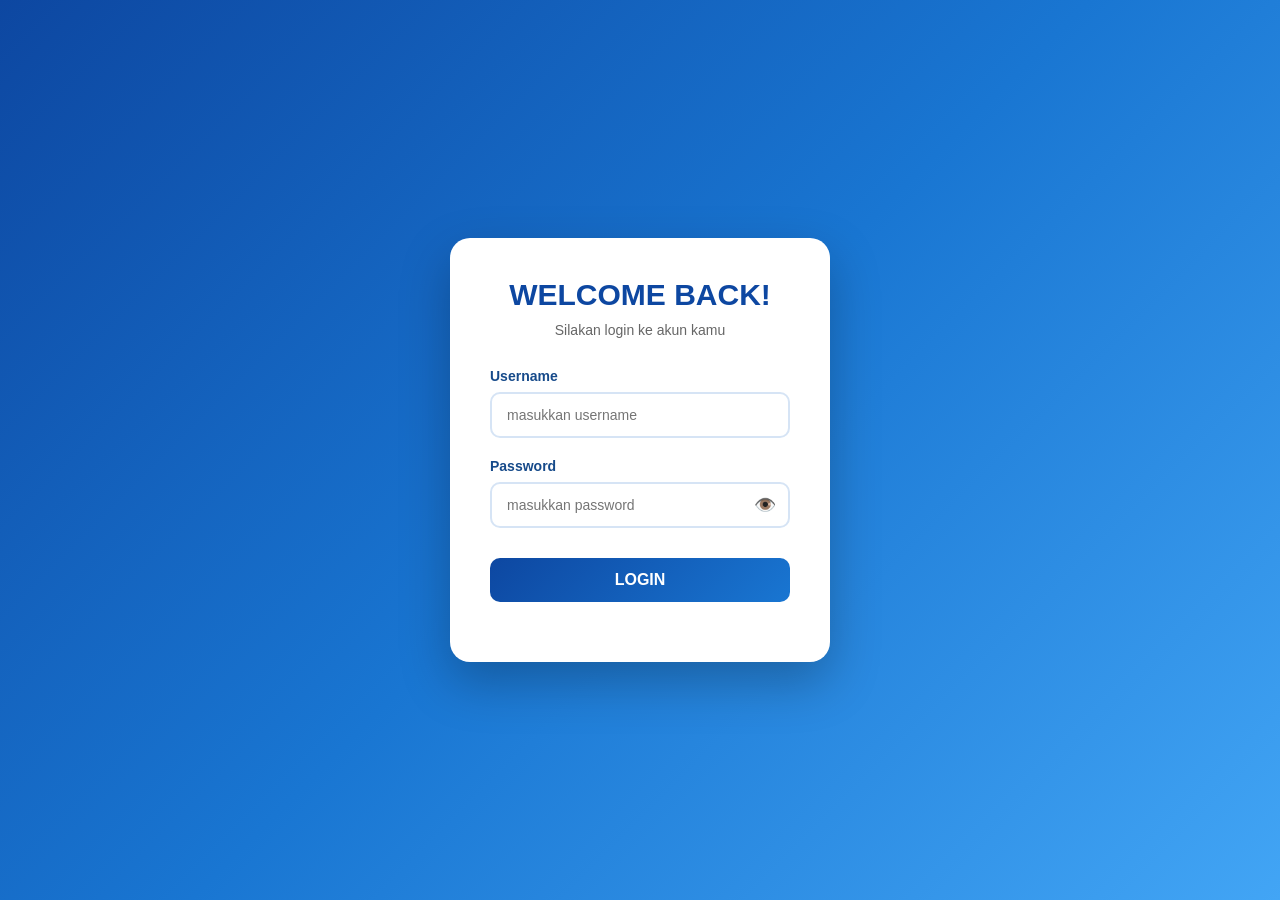
<file: mempelajaran_2.html>
<!DOCTYPE html>
<html lang="en">
<head>
    <meta charset="UTF-8">
    <meta name="viewport" content="width=device-width, initial-scale=1.0">
    <title>LOGIN USER</title>
<link rel="stylesheet" href="style2.css">
<script  src="pertemuan 2.js" defer></script>
</head>
<body>
    <div class="login-box">
        <h1>WELCOME BACK!</h1>
        <P class="subtitle">Silakan login  ke akun  kamu</P>
        <div class="input-group">
            <label for="username"> Username</label>
            <input 
            type="text" 
             id="username"
             placeholder="masukkan username"
             >
        </div>
        <div  class="input-group">
            <label for="password"> Password</label>
            <div class="password-box">
            <input 
            type="password"
            id="password"
            placeholder="masukkan password"
            >
          <span id="togglePassword">👁️</span>
        </div>
    </div>
        <button id="loginBtn">LOGIN</button>
        <p id="pesan"></p>
    </div>
</body>
</html>
</file>
<file: style_5.css>
/* =========================
   RESET
========================= */

* {
    margin: 0;
    padding: 0;
    box-sizing: border-box;
}

html {
    scroll-behavior: smooth;
}

body {
    font-family: Arial, Helvetica, sans-serif;
    color: #111827;
    background: #ffffff;
}


/* =========================
   GLOBAL
========================= */

.container {
    width: 90%;
    max-width: 1200px;
    margin: auto;
}


/* =========================
   NAVBAR
========================= */

.navbar {
    height: 75px;

    display: flex;
    align-items: center;

    padding: 0 5%;

    border-bottom: 1px solid #eeeeee;

    background: white;

    position: sticky;
    top: 0;

    z-index: 1000;
}

.logo {
    font-size: 24px;
    font-weight: bold;

    margin-right: auto;
}

.logo span {
    color: #2563eb;
}

.nav-menu {
    display: flex;
    gap: 35px;
}

.nav-menu a {
    text-decoration: none;
    color: #374151;

    font-size: 15px;

    transition: 0.3s;
}

.nav-menu a:hover {
    color: #2563eb;
}

.search-btn,
.menu-btn {
    border: none;
    background: none;

    font-size: 20px;

    cursor: pointer;

    margin-left: 25px;
}

.menu-btn {
    display: none;
}


/* =========================
   HERO
========================= */

.hero {
    background: #f5f8ff;

    padding: 110px 5%;
}

.hero-content {
    max-width: 800px;
    margin: auto;

    text-align: center;
}

.hero-label {
    color: #2563eb;

    font-size: 14px;
    font-weight: bold;

    letter-spacing: 2px;

    margin-bottom: 20px;
}

.hero h1 {
    font-size: 58px;
    line-height: 1.1;

    margin-bottom: 25px;
}

.hero h1 span {
    color: #2563eb;
}

.hero-description {
    max-width: 650px;

    margin: auto;
    margin-bottom: 35px;

    color: #6b7280;

    font-size: 18px;
    line-height: 1.7;
}

.hero-button {
    display: inline-block;

    padding: 14px 25px;

    background: #2563eb;

    color: white;

    text-decoration: none;

    border-radius: 8px;

    transition: 0.3s;
}

.hero-button:hover {
    background: #1d4ed8;

    transform: translateY(-2px);
}


/* =========================
   SECTION HEADING
========================= */

.categories {
    padding: 80px 0 30px;
}

.section-heading p,
.article-heading p,
.small-title {
    color: #2563eb;

    font-size: 13px;
    font-weight: bold;

    letter-spacing: 1.5px;

    margin-bottom: 10px;
}

.section-heading h2 {
    font-size: 30px;
}


/* =========================
   CATEGORY
========================= */

.category-list {
    display: flex;

    gap: 10px;

    margin-top: 30px;

    flex-wrap: wrap;
}

.category {
    padding: 10px 18px;

    border: 1px solid #dbe2ea;

    background: white;

    border-radius: 30px;

    cursor: pointer;

    color: #4b5563;

    transition: 0.3s;
}

.category:hover,
.category.active {
    background: #2563eb;

    color: white;

    border-color: #2563eb;
}


/* =========================
   ARTICLE
========================= */

.article-section {
    padding: 50px 0 100px;
}

.article-heading {
    display: flex;

    justify-content: space-between;
    align-items: end;

    margin-bottom: 40px;
}

.article-heading h2 {
    font-size: 32px;
}

.search-box input {
    width: 230px;

    padding: 12px 15px;

    border: 1px solid #dbe2ea;

    border-radius: 7px;

    outline: none;
}

.search-box input:focus {
    border-color: #2563eb;
}


/* =========================
   ARTICLE CARD
========================= */

.article-grid {
    display: grid;

    grid-template-columns:
        repeat(3, 1fr);

    gap: 30px;
}

.article-card {
    border: 1px solid #e5e7eb;

    border-radius: 12px;

    overflow: hidden;

    background: white;

    transition: 0.3s;
}

.article-card:hover {
    transform: translateY(-6px);

    box-shadow:
        0 15px 35px
        rgba(0, 0, 0, 0.08);
}

.article-image {
    height: 190px;

    display: flex;

    align-items: center;
    justify-content: center;

    background: #eaf1ff;

    font-size: 55px;
}

.article-content {
    padding: 25px;
}

.article-category {
    color: #2563eb;

    font-size: 12px;

    font-weight: bold;

    text-transform: uppercase;
}

.article-title {
    font-size: 20px;

    line-height: 1.4;

    margin: 12px 0;
}

.article-description {
    color: #6b7280;

    font-size: 14px;

    line-height: 1.6;

    margin-bottom: 20px;
}

.article-meta {
    display: flex;

    justify-content: space-between;

    color: #9ca3af;

    font-size: 12px;
}

.read-more {
    display: inline-block;

    margin-top: 18px;

    color: #2563eb;

    text-decoration: none;

    font-weight: bold;

    font-size: 14px;
}


/* =========================
   PAGINATION
========================= */

.pagination {
    display: flex;

    justify-content: center;
    align-items: center;

    gap: 15px;

    margin-top: 60px;
}

.pagination button {
    width: 40px;
    height: 40px;

    border: 1px solid #dbe2ea;

    background: white;

    border-radius: 7px;

    cursor: pointer;

    font-size: 18px;
}

.pagination button:hover {
    background: #2563eb;

    color: white;
}

#pageNumber {
    font-weight: bold;
}


/* =========================
   ABOUT
========================= */

.about {
    background: #111827;

    color: white;

    padding: 90px 0;
}

.about-content {
    display: grid;

    grid-template-columns:
        1fr 1fr;

    gap: 80px;

    align-items: center;
}

.about h2 {
    font-size: 38px;

    line-height: 1.2;
}

.about-content > p {
    color: #cbd5e1;

    line-height: 1.8;

    font-size: 17px;
}


/* =========================
   FOOTER
========================= */

footer {
    background: #0b1120;

    color: #9ca3af;

    padding: 30px 0;
}

.footer-content {
    display: flex;

    align-items: center;

    justify-content: space-between;
}

.footer-content .logo {
    color: white;

    margin: 0;
}


/* =========================
   RESPONSIVE HP
========================= */

@media (max-width: 768px) {

    .nav-menu {
        display: none;

        position: absolute;

        top: 75px;
        left: 0;

        width: 100%;

        background: white;

        flex-direction: column;

        padding: 25px;

        border-bottom: 1px solid #eeeeee;
    }

    .nav-menu.show {
        display: flex;
    }

    .menu-btn {
        display: block;
    }

    .hero {
        padding: 80px 5%;
    }

    .hero h1 {
        font-size: 40px;
    }

    .article-heading {
        flex-direction: column;

        align-items: flex-start;

        gap: 20px;
    }

    .search-box input {
        width: 100%;
    }

    .article-grid {
        grid-template-columns: 1fr;
    }

    .about-content {
        grid-template-columns: 1fr;

        gap: 30px;
    }

    .about h2 {
        font-size: 30px;
    }

    .footer-content {
        flex-direction: column;

        gap: 15px;

        text-align: center;
    }
}
.article-title a {
    color: #111827;
    text-decoration: none;
}

.article-title a:hover {
    color: #2563eb;
}
.article-page {
    padding: 80px 0;
}

.article-page h1 {
    font-size: 48px;
    max-width: 800px;
    margin: 15px 0;
}

.article-date {
    color: #6b7280;
    margin-bottom: 50px;
}

.article-content-page {
    max-width: 800px;
    font-size: 17px;
    line-height: 1.8;
}

.article-content-page h2 {
    margin-top: 40px;
    margin-bottom: 10px;
}

.article-content-page p {
    margin-bottom: 20px;
}

.back-button {
    display: inline-block;
    margin-top: 30px;
    padding: 12px 20px;
    background: #2563eb;
    color: white;
    text-decoration: none;
    border-radius: 7px;
}
/* ========================================
   RESET
======================================== */

* {
    margin: 0;
    padding: 0;
    box-sizing: border-box;
}

html {
    scroll-behavior: smooth;
}

body {
    font-family: Arial, Helvetica, sans-serif;
    background: #f5f7fb;
    color: #1f2937;
    line-height: 1.7;
}


/* ========================================
   CONTAINER
======================================== */

.container {
    width: 90%;
    max-width: 1100px;
    margin: auto;
}


/* ========================================
   HEADER
======================================== */

.header {
    background: linear-gradient(135deg, #2563eb, #1d4ed8);
    color: white;
    padding: 60px 20px;
    text-align: center;
}

.header h1 {
    font-size: 42px;
    margin-bottom: 12px;
    font-weight: 700;
}

.header p {
    font-size: 18px;
    opacity: 0.9;
}


/* ========================================
   NAVBAR
======================================== */

.navbar {
    position: sticky;
    top: 0;
    z-index: 100;
    background: white;
    border-bottom: 1px solid #e5e7eb;
    box-shadow: 0 3px 12px rgba(0, 0, 0, 0.06);
}

.navbar .container {
    display: flex;
    justify-content: center;
    align-items: center;
    gap: 8px;
    padding: 14px 0;
    flex-wrap: wrap;
}

.navbar a {
    color: #374151;
    text-decoration: none;
    font-size: 14px;
    font-weight: 600;
    padding: 8px 12px;
    border-radius: 8px;
    transition: 0.3s;
}

.navbar a:hover {
    background: #eff6ff;
    color: #2563eb;
}


/* ========================================
   ARTIKEL
======================================== */

.article {
    padding-top: 45px;
    padding-bottom: 60px;
}

.article section {
    background: white;
    margin-bottom: 25px;
    padding: 30px;
    border-radius: 14px;
    border: 1px solid #e5e7eb;
    box-shadow: 0 5px 20px rgba(0, 0, 0, 0.04);
}


/* ========================================
   JUDUL
======================================== */

.article h2 {
    color: #1d4ed8;
    font-size: 27px;
    margin-bottom: 18px;
    border-left: 5px solid #2563eb;
    padding-left: 14px;
}

.article h3 {
    color: #374151;
    font-size: 20px;
    margin-top: 24px;
    margin-bottom: 12px;
}

.article p {
    margin-bottom: 16px;
    color: #4b5563;
}

.article strong {
    color: #1d4ed8;
}


/* ========================================
   LIST
======================================== */

.article ul,
.article ol {
    margin: 15px 0 20px 25px;
    color: #4b5563;
}

.article li {
    margin-bottom: 8px;
}


/* ========================================
   CODE
======================================== */

pre {
    background: #111827;
    color: #e5e7eb;
    padding: 22px;
    border-radius: 10px;
    overflow-x: auto;
    margin: 18px 0 22px;
    border-left: 4px solid #2563eb;
    box-shadow: 0 5px 15px rgba(0, 0, 0, 0.12);
}

code {
    font-family: Consolas, "Courier New", monospace;
    font-size: 14px;
    line-height: 1.7;
}


/* ========================================
   INFO
======================================== */

.info {
    background: #eff6ff !important;
    border: 1px solid #bfdbfe !important;
}

.info h2 {
    color: #1d4ed8;
}

.info p {
    color: #374151;
}


/* ========================================
   TOMBOL KEMBALI
======================================== */

.back {
    text-align: center;
    margin-top: 35px;
}

.back a {
    display: inline-block;
    background: #2563eb;
    color: white;
    text-decoration: none;
    padding: 12px 22px;
    border-radius: 8px;
    font-weight: 600;
    transition: 0.3s;
}

.back a:hover {
    background: #1d4ed8;
    transform: translateY(-2px);
    box-shadow: 0 5px 15px rgba(37, 99, 235, 0.25);
}


/* ========================================
   FOOTER
======================================== */

.footer {
    background: #111827;
    color: #d1d5db;
    text-align: center;
    padding: 25px 15px;
}

.footer p {
    margin: 0;
    font-size: 14px;
}


/* ========================================
   RESPONSIVE TABLET
======================================== */

@media (max-width: 768px) {

    .header {
        padding: 45px 20px;
    }

    .header h1 {
        font-size: 32px;
    }

    .header p {
        font-size: 16px;
    }

    .navbar .container {
        gap: 4px;
    }

    .navbar a {
        font-size: 13px;
        padding: 7px 9px;
    }

    .article {
        width: 94%;
        padding-top: 30px;
    }

    .article section {
        padding: 22px;
    }

    .article h2 {
        font-size: 23px;
    }

    .article h3 {
        font-size: 18px;
    }

    pre {
        padding: 16px;
    }

    code {
        font-size: 13px;
    }
}


/* ========================================
   RESPONSIVE HP
======================================== */

@media (max-width: 480px) {

    .header {
        padding: 35px 15px;
    }

    .header h1 {
        font-size: 27px;
    }

    .header p {
        font-size: 14px;
    }

    .navbar {
        position: static;
    }

    .navbar .container {
        justify-content: flex-start;
        overflow-x: auto;
        flex-wrap: nowrap;
        padding: 10px;
    }

    .navbar a {
        white-space: nowrap;
    }

    .article {
        width: 94%;
        padding-top: 20px;
    }

    .article section {
        padding: 18px;
        border-radius: 10px;
    }

    .article h2 {
        font-size: 21px;
        padding-left: 10px;
    }

    .article p {
        font-size: 15px;
    }

    .article ul,
    .article ol {
        font-size: 15px;
    }

    pre {
        padding: 14px;
        border-radius: 8px;
    }

    code {
        font-size: 12px;
    }

    .back a {
        width: 100%;
        padding: 11px;
    }
}
/* =================================
   RESET
================================= */

* {
    margin: 0;
    padding: 0;
    box-sizing: border-box;
}

html {
    scroll-behavior: smooth;
}

body {
    font-family: Arial, Helvetica, sans-serif;
    background: #f8fafc;
    color: #1e293b;
    line-height: 1.7;
}


/* =================================
   HERO
================================= */

.hero {
    position: relative;

    min-height: 430px;

    display: flex;
    align-items: center;
    justify-content: center;

    text-align: center;

    padding: 70px 20px;

    background:
        radial-gradient(
            circle at 15% 20%,
            rgba(59, 130, 246, 0.35),
            transparent 30%
        ),
        radial-gradient(
            circle at 85% 70%,
            rgba(37, 99, 235, 0.30),
            transparent 30%
        ),
        linear-gradient(
            135deg,
            #020617,
            #0f172a,
            #1e3a8a
        );

    overflow: hidden;
}


/* Dekorasi */

.hero::before {
    content: "";

    position: absolute;

    width: 280px;
    height: 280px;

    border: 1px solid rgba(255,255,255,0.12);

    border-radius: 50%;

    top: -120px;
    right: -80px;
}

.hero::after {
    content: "";

    position: absolute;

    width: 220px;
    height: 220px;

    border: 1px solid rgba(255,255,255,0.10);

    border-radius: 50%;

    bottom: -110px;
    left: -70px;
}


.hero-content {
    position: relative;
    z-index: 2;

    max-width: 850px;
}


/* =================================
   BADGE
================================= */

.badge {
    display: inline-block;

    margin-bottom: 20px;

    padding: 7px 15px;

    border: 1px solid rgba(147,197,253,0.35);

    border-radius: 50px;

    background: rgba(59,130,246,0.12);

    color: #bfdbfe;

    font-size: 12px;

    font-weight: bold;

    letter-spacing: 2px;
}


/* =================================
   HERO TITLE
================================= */

.hero h1 {
    margin-bottom: 20px;

    color: white;

    font-size: clamp(38px, 6vw, 64px);

    line-height: 1.1;

    font-weight: 800;

    letter-spacing: -2px;
}


.hero p {
    max-width: 680px;

    margin: auto;

    color: #cbd5e1;

    font-size: 18px;

    line-height: 1.8;
}


/* =================================
   NAVIGASI
================================= */

.materi-nav {
    position: sticky;

    top: 0;

    z-index: 50;

    display: flex;

    justify-content: center;

    flex-wrap: wrap;

    gap: 8px;

    padding: 14px 20px;

    background: rgba(255,255,255,0.92);

    backdrop-filter: blur(12px);

    border-bottom: 1px solid #e2e8f0;
}


.materi-nav a {
    padding: 7px 13px;

    color: #64748b;

    text-decoration: none;

    font-size: 13px;

    font-weight: 600;

    border-radius: 8px;

    transition: 0.2s;
}


.materi-nav a:hover {
    background: #eff6ff;

    color: #2563eb;
}


/* =================================
   CONTAINER
================================= */

.container {
    max-width: 950px;

    margin: auto;

    padding: 70px 20px;
}


/* =================================
   SECTION
================================= */

.materi-section {
    margin-bottom: 90px;

    scroll-margin-top: 80px;
}


.section-number {
    display: inline-block;

    margin-bottom: 8px;

    color: #2563eb;

    font-size: 13px;

    font-weight: 800;

    letter-spacing: 2px;
}


.materi-section h2 {
    margin-bottom: 20px;

    color: #0f172a;

    font-size: 34px;

    line-height: 1.2;
}


.materi-section > p {
    margin-bottom: 16px;

    color: #64748b;

    font-size: 16px;
}


/* =================================
   FEATURE GRID
================================= */

.feature-grid {
    display: grid;

    grid-template-columns:
        repeat(3, 1fr);

    gap: 18px;

    margin-top: 35px;
}


.feature-card {
    padding: 25px;

    background: white;

    border: 1px solid #e2e8f0;

    border-radius: 16px;

    transition:
        transform 0.25s,
        box-shadow 0.25s,
        border-color 0.25s;
}


.feature-card:hover {
    transform: translateY(-5px);

    border-color: #bfdbfe;

    box-shadow:
        0 15px 35px rgba(15,23,42,0.08);
}


.feature-icon {
    font-size: 30px;

    margin-bottom: 15px;
}


.feature-card h3 {
    margin-bottom: 8px;

    color: #1e293b;

    font-size: 18px;
}


.feature-card p {
    color: #64748b;

    font-size: 14px;
}


/* =================================
   TECHNOLOGY CARD
================================= */

.technology-card {
    display: grid;

    grid-template-columns: 70px 1fr;

    gap: 20px;

    margin-top: 25px;

    padding: 25px;

    background: white;

    border: 1px solid #e2e8f0;

    border-radius: 16px;
}


.technology-number {
    display: flex;

    align-items: center;
    justify-content: center;

    width: 55px;
    height: 55px;

    border-radius: 14px;

    background: #eff6ff;

    color: #2563eb;

    font-weight: 800;
}


.technology-card h3 {
    margin-bottom: 8px;

    color: #2563eb;

    font-size: 23px;
}


.technology-card p {
    margin-bottom: 15px;

    color: #64748b;
}


/* =================================
   CODE
================================= */

pre {
    width: 100%;

    padding: 22px;

    overflow-x: auto;

    background: #0f172a;

    border-radius: 12px;

    box-shadow:
        0 10px 25px rgba(15,23,42,0.12);
}


code {
    color: #e2e8f0;

    font-family:
        Consolas,
        "Courier New",
        monospace;

    font-size: 14px;

    line-height: 1.7;
}


/* =================================
   EXAMPLE BOX
================================= */

.example-box {
    margin: 30px 0;

    padding: 30px;

    background:
        linear-gradient(
            135deg,
            #eff6ff,
            #f8fafc
        );

    border: 1px solid #dbeafe;

    border-radius: 18px;
}


.example-box h3 {
    margin-bottom: 25px;

    color: #1e3a8a;
}


.structure {
    display: flex;

    align-items: center;

    justify-content: center;

    flex-wrap: wrap;

    gap: 12px;
}


.structure-item {
    min-width: 120px;

    padding: 15px;

    text-align: center;

    background: white;

    border: 1px solid #dbeafe;

    border-radius: 12px;
}


.structure-item strong {
    display: block;

    color: #2563eb;
}


.structure-item span {
    font-size: 12px;

    color: #64748b;
}


.plus,
.equal {
    color: #94a3b8;

    font-weight: bold;

    font-size: 20px;
}


.result {
    padding: 15px 20px;

    background: #2563eb;

    color: white;

    border-radius: 12px;

    font-weight: bold;
}


.sub-title {
    margin: 30px 0 15px;

    color: #1e293b;
}


/* =================================
   CONCLUSION
================================= */

.conclusion {
    padding: 30px;

    background: white;

    border: 1px solid #e2e8f0;

    border-radius: 18px;
}


.conclusion h3 {
    margin-bottom: 10px;

    color: #0f172a;

    font-size: 22px;
}


.conclusion p {
    color: #64748b;
}


/* =================================
   SUMMARY
================================= */

.summary-list {
    display: grid;

    grid-template-columns:
        repeat(3, 1fr);

    gap: 12px;

    margin-top: 25px;
}


.summary-list div {
    padding: 16px;

    background: #f8fafc;

    border-radius: 10px;
}


.summary-list strong {
    display: block;

    color: #2563eb;
}


.summary-list span {
    color: #64748b;

    font-size: 13px;
}


/* =================================
   REMEMBER
================================= */

.remember {
    display: flex;

    gap: 18px;

    margin-top: 25px;

    padding: 22px;

    background: #eff6ff;

    border-left: 4px solid #2563eb;

    border-radius: 12px;
}


.remember > span {
    font-size: 25px;
}


.remember h3 {
    margin-bottom: 5px;

    color: #1d4ed8;
}


.remember p {
    color: #475569;

    font-size: 14px;
}


/* =================================
   FOOTER
================================= */

footer {
    padding: 30px 20px;

    text-align: center;

    background: #0f172a;

    color: #94a3b8;

    font-size: 13px;
}


/* =================================
   RESPONSIVE
================================= */

@media (max-width: 768px) {

    .hero {
        min-height: 390px;

        padding: 60px 20px;
    }


    .hero h1 {
        font-size: 40px;

        letter-spacing: -1px;
    }


    .hero p {
        font-size: 16px;
    }


    .materi-nav {
        justify-content: flex-start;

        overflow-x: auto;

        flex-wrap: nowrap;
    }


    .container {
        padding: 50px 16px;
    }


    .materi-section h2 {
        font-size: 28px;
    }


    .feature-grid {
        grid-template-columns: 1fr;
    }


    .technology-card {
        grid-template-columns: 1fr;
    }


    .summary-list {
        grid-template-columns: 1fr;
    }


    .structure {
        flex-direction: column;
    }


    .plus,
    .equal {
        transform: rotate(90deg);
    }


    pre {
        padding: 16px;
    }


    code {
        font-size: 12px;
    }

}
</file>
<file: style2.css>
* {
    margin: 0;
    padding: 0;
    box-sizing: border-box;
}

/* ================================
   BODY
================================ */
body {
    font-family: Arial, sans-serif;
    min-height: 100vh;

    display: flex;
    justify-content: center;
    align-items: center;

    background: linear-gradient(135deg, #0d47a1, #1976d2, #42a5f5);
}

/* ================================
   LOGIN BOX
================================ */
.login-box {
    width: 380px;
    padding: 40px;

    background: #ffffff;

    border-radius: 20px;

    box-shadow:
        0 20px 50px rgba(0, 0, 0, 0.25);

    text-align: center;
}

/* ================================
   TITLE
================================ */
.login-box h1 {
    color: #0d47a1;
    font-size: 30px;
    margin-bottom: 10px;
}

/* ================================
   SUBTITLE
================================ */
.subtitle {
    color: #666;
    font-size: 14px;
    margin-bottom: 30px;
}

/* ================================
   INPUT GROUP
================================ */
.input-group {
    text-align: left;
    margin-bottom: 20px;
}

.input-group label {
    display: block;
    margin-bottom: 8px;

    color: #164a8a;
    font-weight: bold;
    font-size: 14px;
}

/* ================================
   INPUT
================================ */
.input-group input {
    width: 100%;
    padding: 13px 15px;

    border: 2px solid #d6e4f5;
    border-radius: 10px;

    outline: none;

    font-size: 14px;

    transition: 0.3s;
}

/* Saat input diklik */
.input-group input:focus {
    border-color: #1976d2;

    box-shadow:
        0 0 0 4px rgba(25, 118, 210, 0.12);
}

/* ================================
   PASSWORD BOX
================================ */
.password-box {
    position: relative;
}

.password-box input {
    padding-right: 45px;
}

/* ================================
   TOGGLE PASSWORD
================================ */
#togglePassword {
    position: absolute;

    right: 14px;
    top: 50%;

    transform: translateY(-50%);

    cursor: pointer;

    font-size: 18px;

    user-select: none;
}

/* ================================
   LOGIN BUTTON
================================ */
#loginBtn {
    width: 100%;

    padding: 13px;

    margin-top: 10px;

    border: none;
    border-radius: 10px;

    background: linear-gradient(
        135deg,
        #0d47a1,
        #1976d2
    );

    color: white;

    font-size: 16px;
    font-weight: bold;

    cursor: pointer;

    transition: 0.3s;
}

/* Hover tombol */
#loginBtn:hover {
    transform: translateY(-2px);

    box-shadow:
        0 8px 20px rgba(13, 71, 161, 0.35);
}

/* Saat tombol ditekan */
#loginBtn:active {
    transform: translateY(0);
}

/* ================================
   PESAN
================================ */
#pesan {
    margin-top: 20px;

    font-size: 14px;
    font-weight: bold;
}

/* ================================
   RESPONSIVE HP
================================ */
@media (max-width: 480px) {

    .login-box {
        width: 90%;
        padding: 30px 25px;
    }

    .login-box h1 {
        font-size: 26px;
    }
}
</file>
